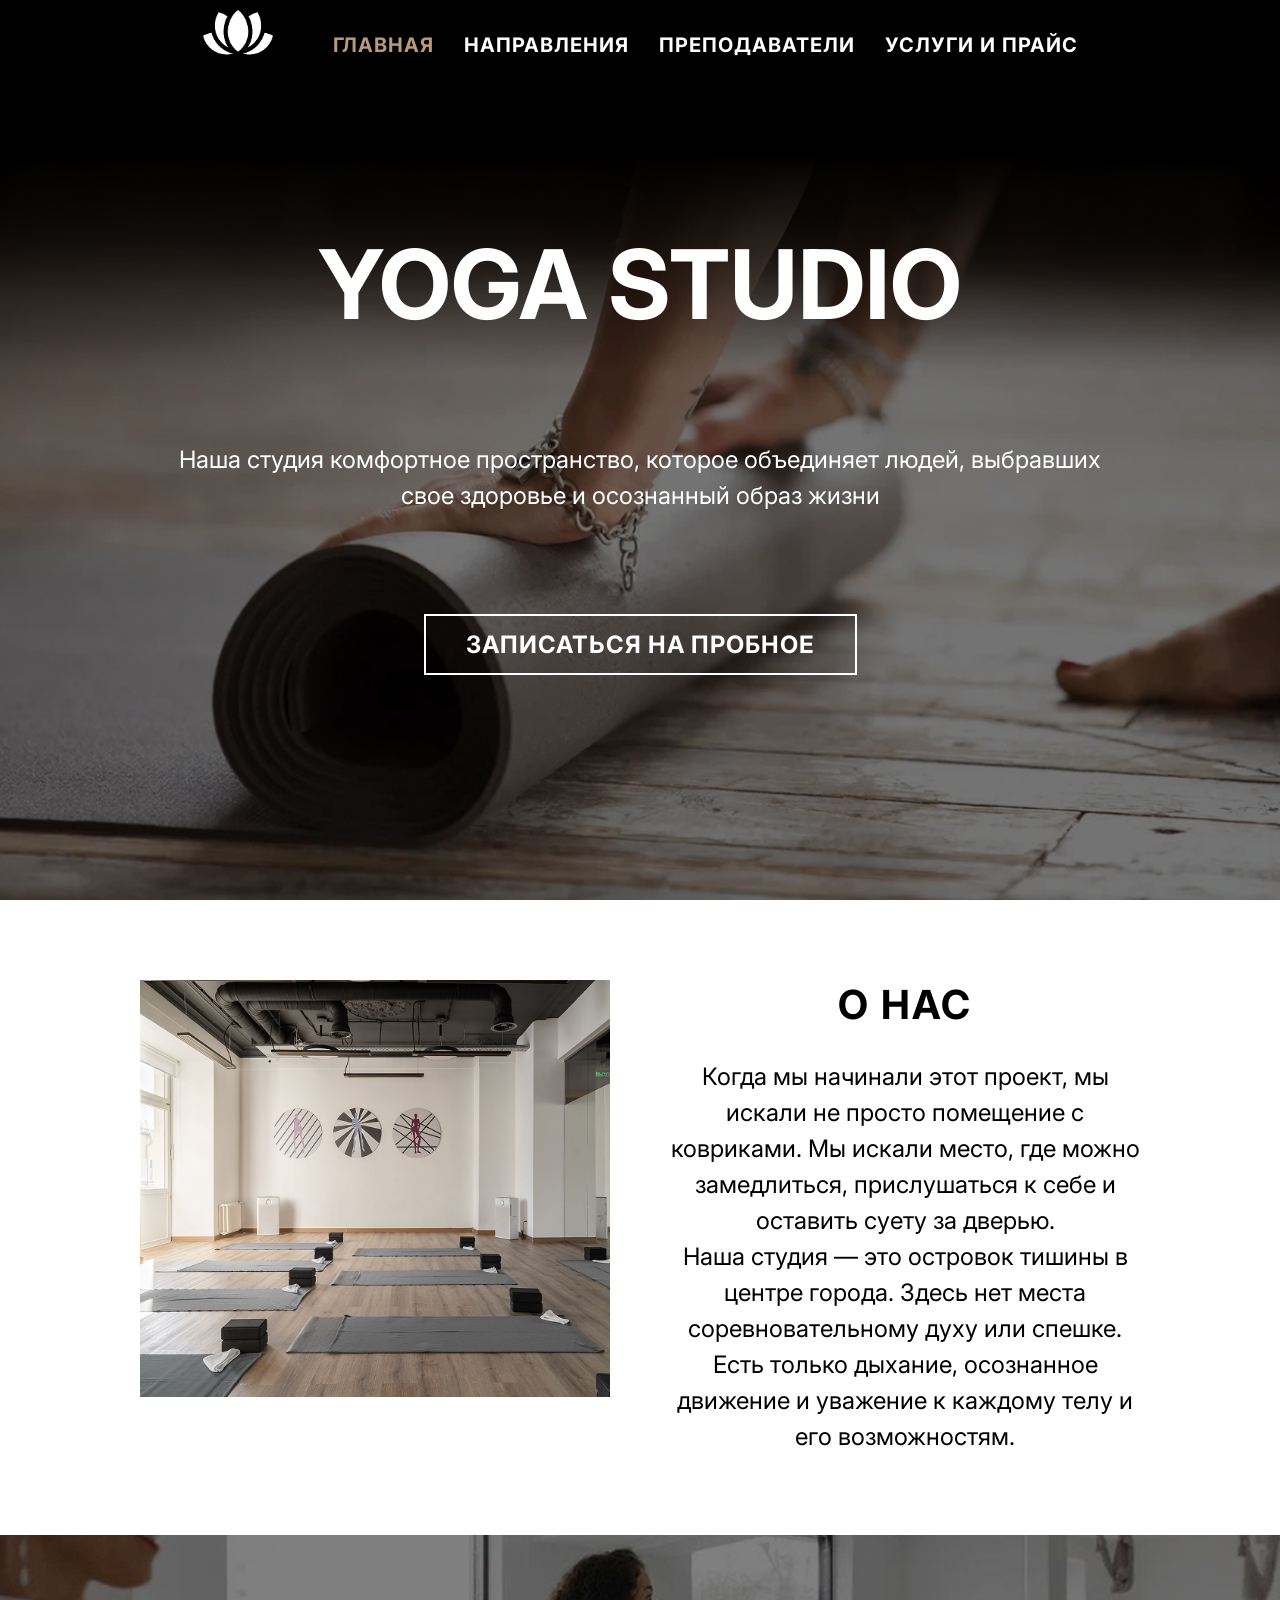
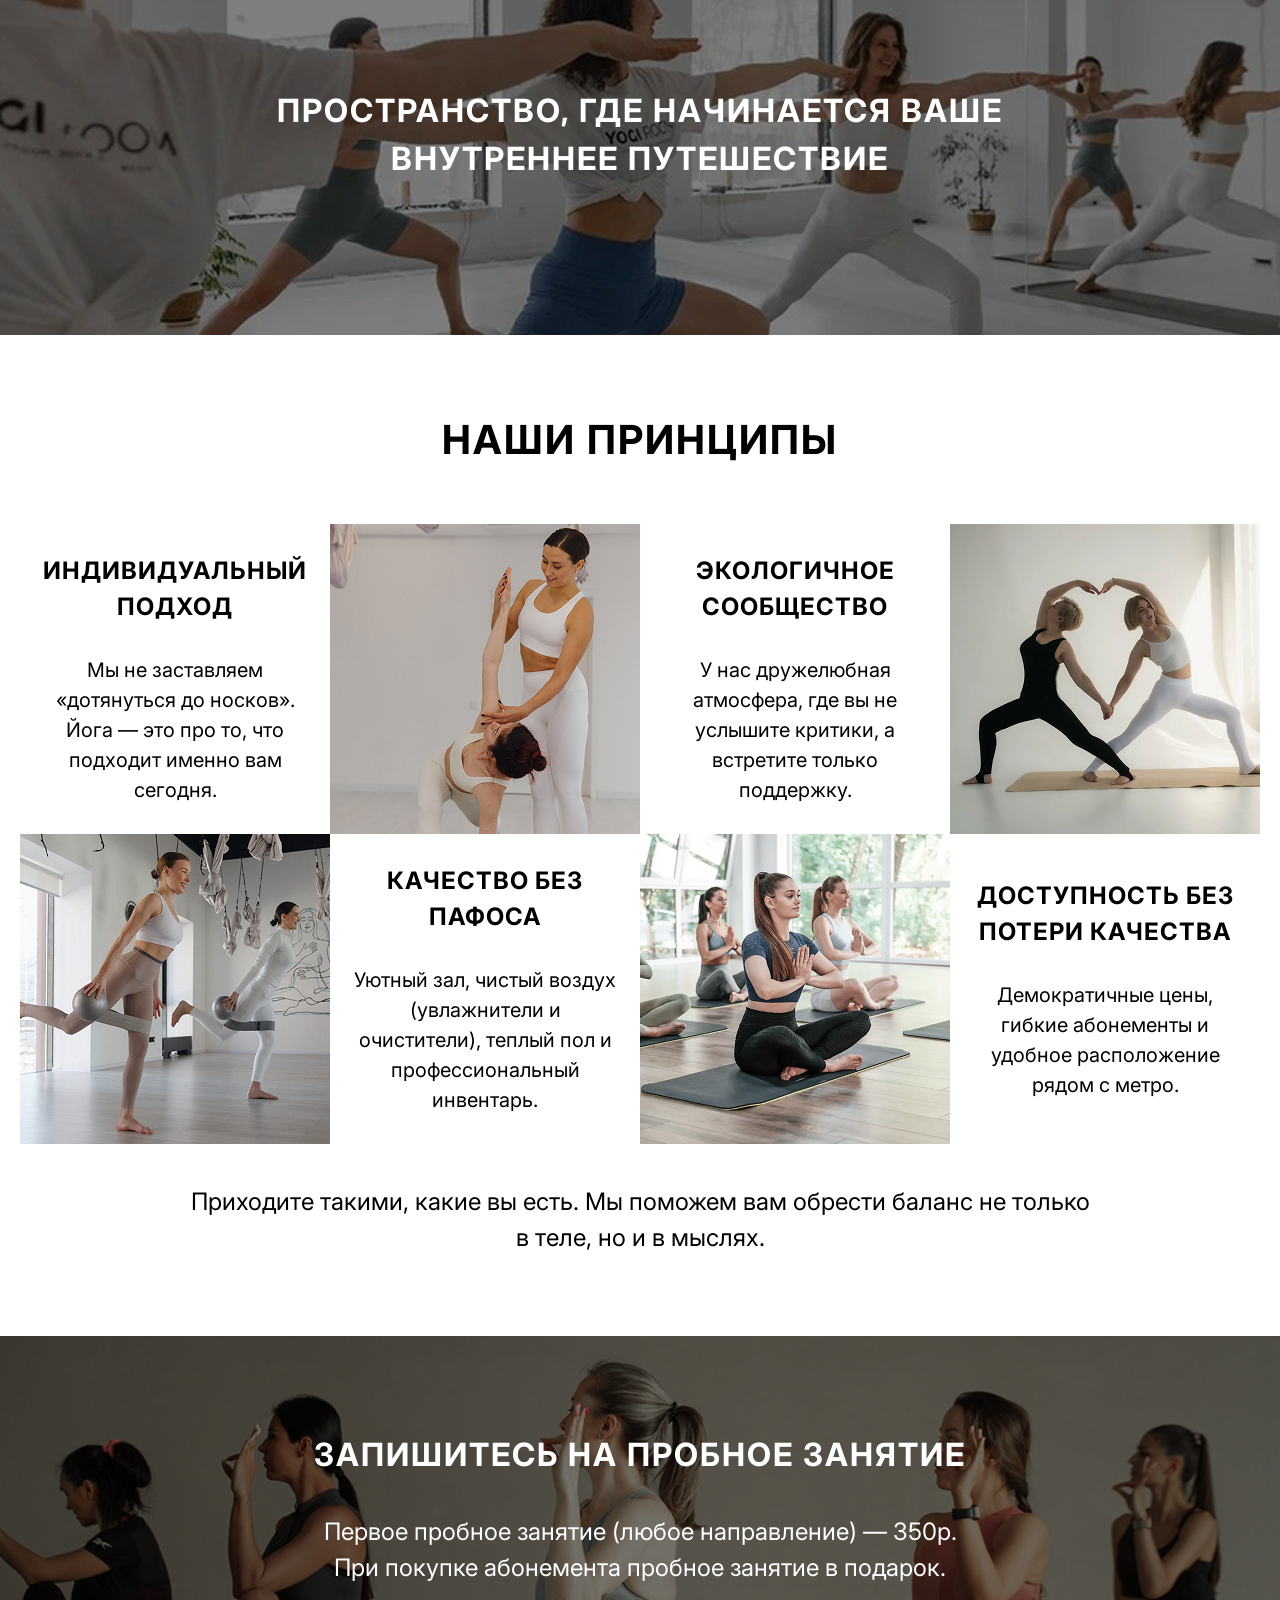
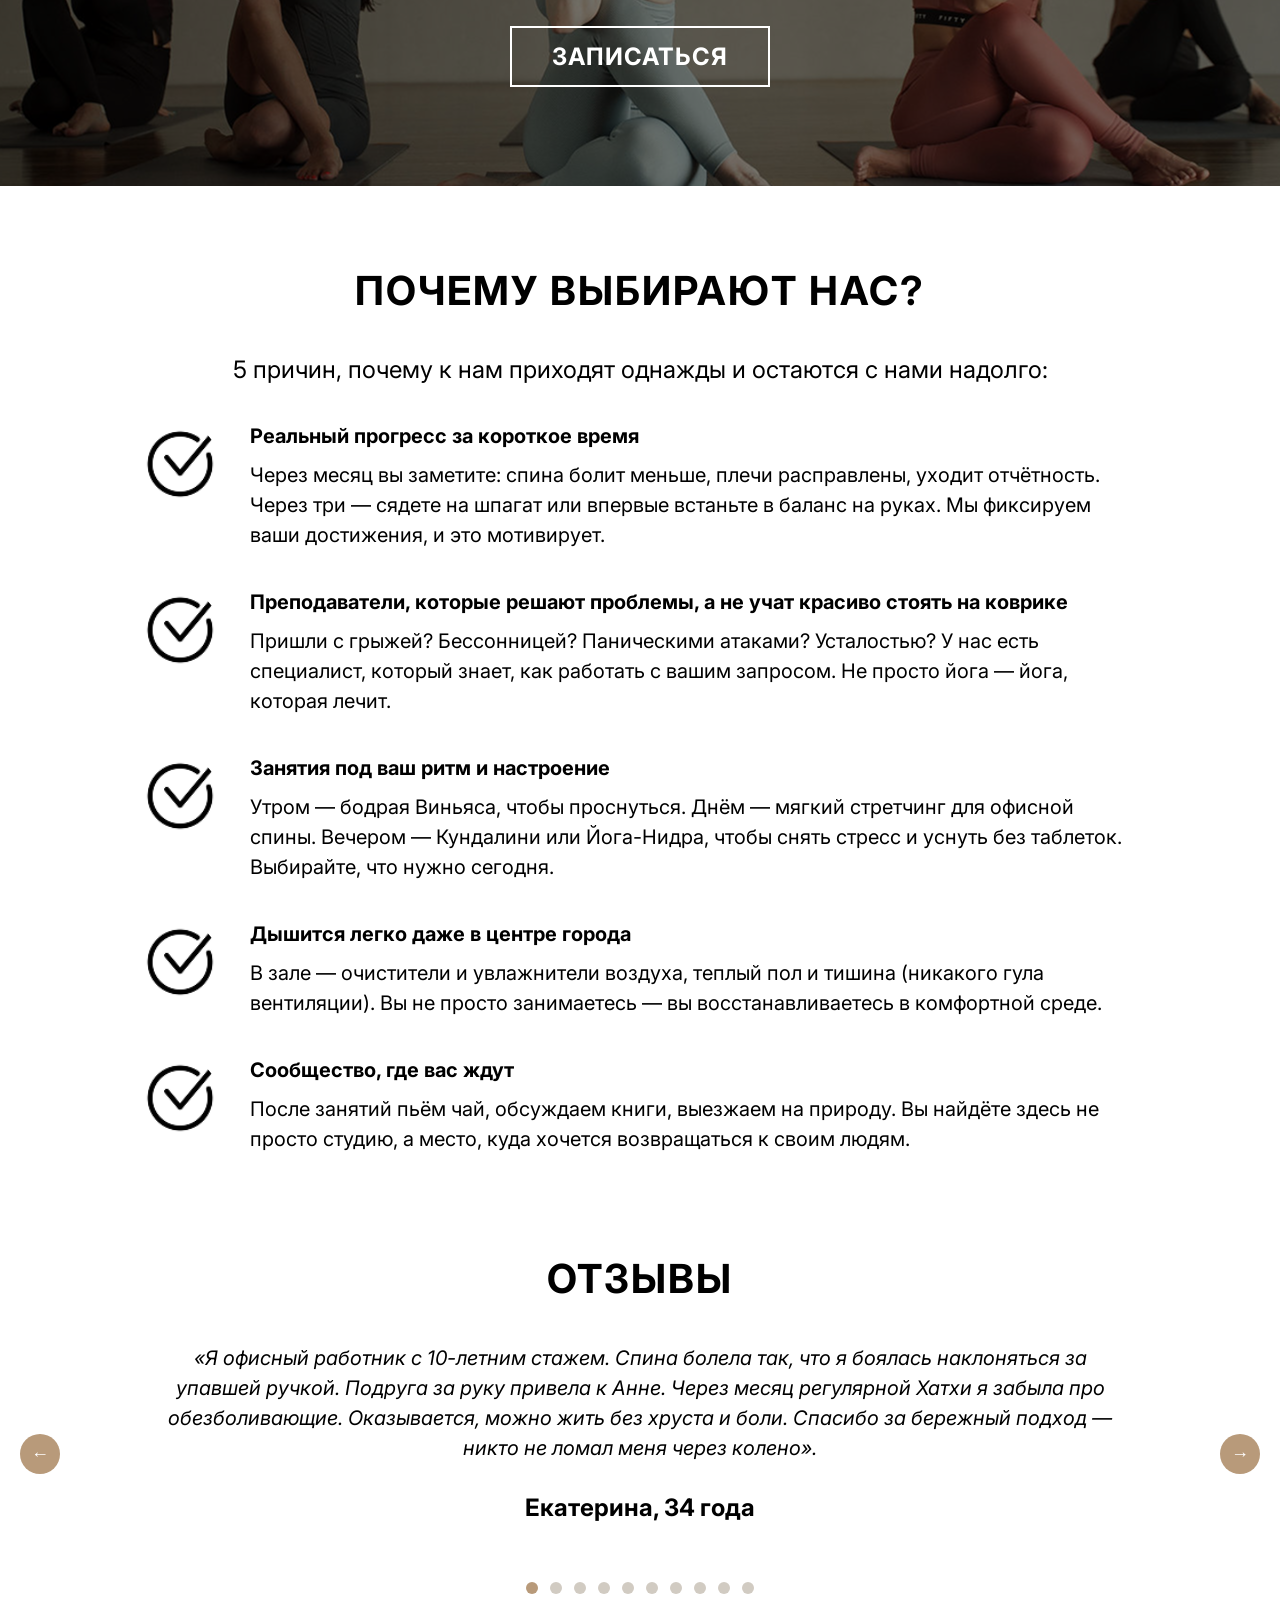
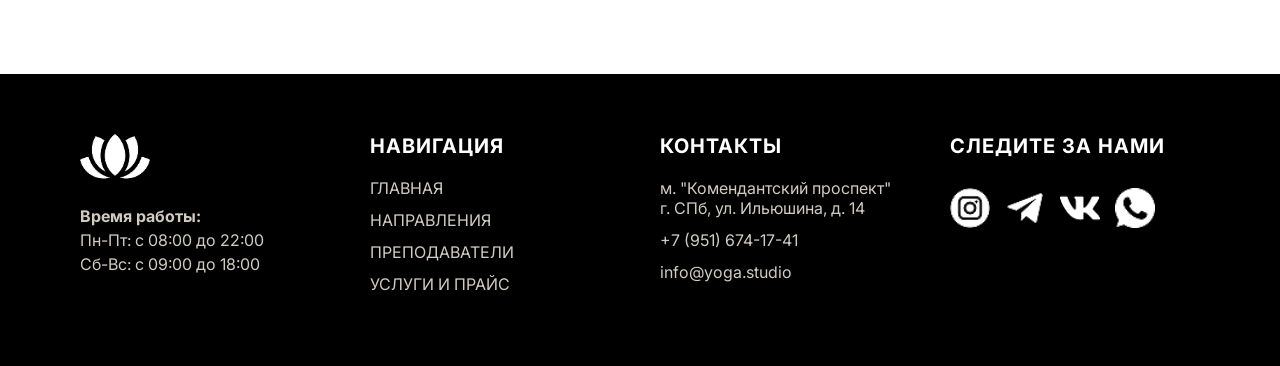
<file: index.html>
<!DOCTYPE html>
<html lang="ru">
<head>
    <meta charset="UTF-8">
    <meta name="viewport" content="width=device-width, initial-scale=1.0">
    <title>Yoga Studio</title>
    <link rel="stylesheet" href="css/style.css">
</head>
<body>

    <header class="header">
    <div class="container">
        <div class="header__inner">
            <!-- Логотип -->
            <a href="index.html" class="logo">
                <img src="images/logo.png" alt="Yoga Studio" class="logo__img">
            </a>

            <!-- Бургер-меню -->
            <button class="burger" id="burgerBtn">
                <span></span>
                <span></span>
                <span></span>
            </button>

            <!-- Навигация -->
            <nav class="nav" id="nav">
                <ul class="nav__list">
                    <li class="nav__item"><a href="index.html" class="nav__link active">ГЛАВНАЯ</a></li>
                    <li class="nav__item"><a href="directions.html" class="nav__link">НАПРАВЛЕНИЯ</a></li>
                    <li class="nav__item"><a href="teachers.html" class="nav__link">ПРЕПОДАВАТЕЛИ</a></li>
                    <li class="nav__item"><a href="services.html" class="nav__link">УСЛУГИ И ПРАЙС</a></li>
                </ul>
            </nav>
        </div>
    </div>
</header>

    <main>
         <section class="hero">
        <div class="hero__content">
            <h1 class="hero__title">YOGA STUDIO</h1>
            <p class="hero__subtitle">Наша студия комфортное пространство, которое объединяет людей, выбравших свое здоровье и осознанный образ жизни</p>
            <a href="#" class="btn btn--primary">ЗАПИСАТЬСЯ НА ПРОБНОЕ</a>
        </div>
    </section>
    <section class="about">
    <div class="container">
        <div class="about__inner">
            <div class="about__image">
                <img src="images/about.png" alt="Студия йоги">
            </div>
            <div class="about__content">
                <h2 class="section-title">О НАС</h2>
                <p class="about__text">Когда мы начинали этот проект, мы искали не просто помещение с ковриками. Мы искали место, где можно замедлиться, прислушаться к себе и оставить суету за дверью.<br>Наша студия — это островок тишины в центре города. Здесь нет места соревновательному духу или спешке. Есть только дыхание, осознанное движение и уважение к каждому телу и его возможностям.</p>
            </div>
        </div>
    </div>
</section>
<section class="banner">
    <div class="banner__content">
        <h2 class="banner__title">ПРОСТРАНСТВО, ГДЕ НАЧИНАЕТСЯ ВАШЕ ВНУТРЕННЕЕ ПУТЕШЕСТВИЕ</h2>
    </div>
</section>
<section class="principles">
    <div class="principles__container">
        <h2 class="principles__title">НАШИ ПРИНЦИПЫ</h2>
        <div class="principles__grid">
            <div class="principles__item principles__item--text">
                <div class="principles__text-box">
                    <h3 class="principles__subtitle">ИНДИВИДУАЛЬНЫЙ ПОДХОД</h3>
                    <p class="principles__desc">Мы не заставляем «дотянуться до носков». Йога — это про то, что подходит именно вам сегодня.</p>
                </div>
            </div>
            <div class="principles__item principles__item--image">
                <img src="images/principle1.png" alt="Индивидуальный подход">
            </div>
            <div class="principles__item principles__item--text">
                <div class="principles__text-box">
                    <h3 class="principles__subtitle">ЭКОЛОГИЧНОЕ СООБЩЕСТВО</h3>
                    <p class="principles__desc">У нас дружелюбная атмосфера, где вы не услышите критики, а встретите только поддержку.</p>
                </div>
            </div>
            <div class="principles__item principles__item--image">
                <img src="images/principle2.png" alt="Экологичное сообщество">
            </div>
            <div class="principles__item principles__item--image">
                <img src="images/principle3.png" alt="Качество без пафоса">
            </div>
            <div class="principles__item principles__item--text">
                <div class="principles__text-box">
                    <h3 class="principles__subtitle">КАЧЕСТВО БЕЗ ПАФОСА</h3>
                    <p class="principles__desc">Уютный зал, чистый воздух (увлажнители и очистители), теплый пол и профессиональный инвентарь.</p>
                </div>
            </div>
            <div class="principles__item principles__item--image">
                <img src="images/principle4.png" alt="Доступность без потери качества">
            </div>
            <div class="principles__item principles__item--text">
                <div class="principles__text-box">
                    <h3 class="principles__subtitle">ДОСТУПНОСТЬ БЕЗ ПОТЕРИ КАЧЕСТВА</h3>
                    <p class="principles__desc">Демократичные цены, гибкие абонементы и удобное расположение рядом с метро.</p>
                </div>
            </div>
        </div>

        <div class="principles__footer">
            <p class="principles__footer-text">Приходите такими, какие вы есть. Мы поможем вам обрести баланс не только в теле, но и в мыслях.</p>
        </div>
    </div>
</section>
<section class="trial-banner">
    <div class="trial-banner__content">
        <h2 class="trial-banner__title">ЗАПИШИТЕСЬ НА ПРОБНОЕ ЗАНЯТИЕ</h2>
        <p class="trial-banner__text">Первое пробное занятие (любое направление) — 350р.<br>При покупке абонемента пробное занятие в подарок.</p>
        <a href="#" class="btn btn--trial">ЗАПИСАТЬСЯ</a>
    </div>
</section>
<section class="why">
    <div class="container">
        <h2 class="why__title">ПОЧЕМУ ВЫБИРАЮТ НАС?</h2>
        <p class="why__subtitle">5 причин, почему к нам приходят однажды и остаются с нами надолго:</p>
        
        <div class="why__grid">
            <div class="why__item">
                <div class="why__icon">
                    <img src="images/why.png" alt="Реальный прогресс за короткое время">
                </div>
                <div class="why__content">
                    <h3 class="why__item-title">Реальный прогресс за короткое время</h3>
                    <p class="why__item-text">Через месяц вы заметите: спина болит меньше, плечи расправлены, уходит отчётность. Через три — сядете на шпагат или впервые встаньте в баланс на руках. Мы фиксируем ваши достижения, и это мотивирует.</p>
                </div>
            </div>

            <div class="why__item">
                <div class="why__icon">
                    <img src="images/why.png" alt="Преподаватели, которые решают проблемы">
                </div>
                <div class="why__content">
                    <h3 class="why__item-title">Преподаватели, которые решают проблемы, а не учат красиво стоять на коврике</h3>
                    <p class="why__item-text">Пришли с грыжей? Бессонницей? Паническими атаками? Усталостью? У нас есть специалист, который знает, как работать с вашим запросом. Не просто йога — йога, которая лечит.</p>
                </div>
            </div>

            <div class="why__item">
                <div class="why__icon">
                    <img src="images/why.png" alt="Занятия под ваш ритм и настроение">
                </div>
                <div class="why__content">
                    <h3 class="why__item-title">Занятия под ваш ритм и настроение</h3>
                    <p class="why__item-text">Утром — бодрая Виньяса, чтобы проснуться. Днём — мягкий стретчинг для офисной спины. Вечером — Кундалини или Йога-Нидра, чтобы снять стресс и уснуть без таблеток. Выбирайте, что нужно сегодня.</p>
                </div>
            </div>

            <div class="why__item">
                <div class="why__icon">
                    <img src="images/why.png" alt="Дышится легко даже в центре города">
                </div>
                <div class="why__content">
                    <h3 class="why__item-title">Дышится легко даже в центре города</h3>
                    <p class="why__item-text">В зале — очистители и увлажнители воздуха, теплый пол и тишина (никакого гула вентиляции). Вы не просто занимаетесь — вы восстанавливаетесь в комфортной среде.</p>
                </div>
            </div>

            <div class="why__item">
                <div class="why__icon">
                    <img src="images/why.png" alt="Сообщество, где вас ждут">
                </div>
                <div class="why__content">
                    <h3 class="why__item-title">Сообщество, где вас ждут</h3>
                    <p class="why__item-text">После занятий пьём чай, обсуждаем книги, выезжаем на природу. Вы найдёте здесь не просто студию, а место, куда хочется возвращаться к своим людям.</p>
                </div>
            </div>
        </div>
    </div>
</section>
<section class="reviews">
    <div class="container">
        <h2 class="reviews__title">ОТЗЫВЫ</h2>
        
        <div class="reviews__slider">
            <div class="reviews__track" id="reviewsTrack">
                <!-- Отзыв 1 -->
                <div class="reviews__slide">
                    <p class="reviews__text">«Я офисный работник с 10-летним стажем. Спина болела так, что я боялась наклоняться за упавшей ручкой. Подруга за руку привела к Анне. Через месяц регулярной Хатхи я забыла про обезболивающие. Оказывается, можно жить без хруста и боли. Спасибо за бережный подход — никто не ломал меня через колено».</p>
                    <p class="reviews__author">Екатерина, 34 года</p>
                </div>
                <!-- Отзыв 2 -->
                <div class="reviews__slide">
                    <p class="reviews__text">«Я руководитель отдела продаж, спал по 4 часа в сутки, просыпался в 3 ночи с чувством тревоги. Кундалини с Константином — последнее, на что я согласился. Скептик до мозга костей. И это сработало. Не буду врать про "просветление", но я сплю 7 часов без пробуждений второй месяц. И тревога ушла. Радж объясняет всё с точки зрения физиологии — никакой магии».</p>
                    <p class="reviews__author">Олег, 41 год</p>
                </div>
                <!-- Отзыв 3 -->
                <div class="reviews__slide">
                    <p class="reviews__text">«Мне 44 года, я мама двоих детей и никогда в жизни не садилась на шпагат. Даже в детстве не могла. Елена сказала: "Сядете, не переживайте". Я не поверила. Через 4 месяца регулярного стретчинга (2 раза в неделю) я села на продольный шпагат! Никакой боли, только мягкое расслабление. Елена — волшебница. Теперь дочка просит меня показать "мамину йогу"».</p>
                    <p class="reviews__author">Светлана, 44 года</p>
                </div>
                <!-- Отзыв 4 -->
                <div class="reviews__slide">
                    <p class="reviews__text">«Я перепробовала всё: снотворные, мелатонин, травы, психотерапию. Спала 3–4 часа в сутки с пробуждениями. Мария сказала: "Просто лягте и слушайте мой голос". В первый раз я пролежала все 40 минут с открытыми глазами — не могла отключиться. На четвёртый раз уснула на середине практики. Сейчас я сплю 6–7 часов. Снотворные больше не нужны. Мария, вы спасли мою жизнь».</p>
                    <p class="reviews__author">Надежда, 52 года</p>
                </div>
                <!-- Отзыв 5 -->
                <div class="reviews__slide">
                    <p class="reviews__text">«Я думала, йога — это медленно и скучно. Сергей доказал обратное. Его Виньяса — это реальный драйв, пульс под 140, пот градом. За 3 месяца ушло 8 кг, появились мышцы, о которых я не подозревала. При этом ни одной травмы, хотя я раньше постоянно что-то тянула на фитнесе. Серёга, ты лучший!»</p>
                    <p class="reviews__author">Дарья, 29 лет</p>
                </div>
                <!-- Отзыв 6 -->
                <div class="reviews__slide">
                    <p class="reviews__text">«Врачи сказали: операция, грыжа 8 мм. Я попросил полгода отсрочки и пошёл к Илье. Айенгар-йога с кучей кирпичей, ремней и одеял выглядела странно. Но Илья объяснил, как выравнивать позвоночник, снимать компрессию с диска. Через 5 месяцев сделал МРТ — грыжа уменьшилась до 3 мм. Операция не нужна. Я не верил, что йога может лечить, но это факт».</p>
                    <p class="reviews__author">Михаил, 47 лет</p>
                </div>
                <!-- Отзыв 7 -->
                <div class="reviews__slide">
                    <p class="reviews__text">«У меня был инсульт 2 года назад. Левая рука почти не работала, ходил с палочкой. Дочь привела к Наталье. Она не заставляла делать "как надо". Мы начинали с пальцев, сидя на стуле. Через полгода я хожу без палочки, левая рука сжимается в кулак. Наталья не просто тренер, она врач от Бога. Спасибо за терпение».</p>
                    <p class="reviews__author">Владимир, 68 лет</p>
                </div>
                <!-- Отзыв 8 -->
                <div class="reviews__slide">
                    <p class="reviews__text">«У меня панические атаки начались после ковида. 3–4 раза в неделю, в метро, в магазине, ночью. Ольга предложила дышать. Я думала, бред. Но техники, которые она дала, реально работают. Когда чувствую приближение паники, делаю дыхание Огня — через минуту отпускает. Сейчас атаки бывают раз в месяц, и я знаю, что с ними делать. Спасибо за спокойствие и поддержку».</p>
                    <p class="reviews__author">Анна, 36 лет</p>
                </div>
                <!-- Отзыв 9 -->
                <div class="reviews__slide">
                    <p class="reviews__text">«Михаил — это любовь с первой практики. Я никогда не любила спорт, но его занятия — как танец. Идёшь не потому что "надо", а потому что кайфуешь. За полгода ушёл живот, появилась гибкость, спина перестала болеть. Атмосфера на его занятиях — музыка, свет, никакого давления. Я бегу в студию после работы как на свидание. Спасибо за йогу без скуки».</p>
                    <p class="reviews__author">Марина, 31 год</p>
                </div>
                <!-- Отзыв 10 -->
                <div class="reviews__slide">
                    <p class="reviews__text">«После вторых родов я чувствовала себя мешком с картошкой. Слабость, тазовое дно как будто не моё, и ни на что нет сил. Дмитрий предложил начать с очень простых асан, без нагрузки на пресс и с акцентом на дыхание. Через 3 месяца я вернулась в джинсы на 2 размера меньше, укрепила мышцы таза наконец-то перестала мочиться, когда чихаю. Дмитрий чуткий и очень профессиональный. Муж теперь тоже ходит!»</p>
                    <p class="reviews__author">Юлия, 35 лет</p>
                </div>
            </div>
        </div>

        <button class="reviews__btn reviews__btn--prev" id="prevBtn">←</button>
        <button class="reviews__btn reviews__btn--next" id="nextBtn">→</button>
        
        <div class="reviews__dots" id="dotsContainer"></div>
    </div>
</section>

    </main>

    <footer class="footer">
        <div class="container">
             <div class="footer__inner">

    <!-- Колонка 1: Логотип + время работы -->
    <div class="footer__col">
        <a href="index.html" class="footer__logo">
            <img src="images/logo.png" alt="Yoga Studio" class="logo__img">
        </a>
        <div class="footer__hours">
            <p><strong>Время работы:</strong></p>
            <p>Пн-Пт: с 08:00 до 22:00</p>
            <p>Сб-Вс: с 09:00 до 18:00</p>
        </div>
    </div>

    <!-- Колонка 2: Навигация -->
    <div class="footer__col">
        <h4 class="footer__title">НАВИГАЦИЯ</h4>
        <ul class="footer__list">
            <li><a href="index.html">ГЛАВНАЯ</a></li>
            <li><a href="directions.html">НАПРАВЛЕНИЯ</a></li>
            <li><a href="teachers.html">ПРЕПОДАВАТЕЛИ</a></li>
            <li><a href="services.html">УСЛУГИ И ПРАЙС</a></li>
        </ul>
    </div>

    <!-- Колонка 3: Контакты -->
    <div class="footer__col">
        <h4 class="footer__title">КОНТАКТЫ</h4>
        <ul class="footer__list">
            <li>м. "Комендантский проспект"<br>г. СПб, ул. Ильюшина, д. 14</li>
            <li><a href="tel:+79516741741">+7 (951) 674-17-41</a></li>
            <li><a href="mailto:info@yoga.studio">info@yoga.studio</a></li>
        </ul>
    </div>

    <!-- Колонка 4: Соцсети -->
    <div class="footer__col">
        <h4 class="footer__title">СЛЕДИТЕ ЗА НАМИ</h4>
        <div class="footer__social">
            <a href="#" class="footer__social-link">
                <img src="images/instagram.png" alt="Instagram">
            </a>
            <a href="#" class="footer__social-link">
                <img src="images/telegram.png" alt="Telegram">
            </a>
            <a href="#" class="footer__social-link">
                <img src="images/vk.png" alt="VK">
            </a>
            <a href="#" class="footer__social-link">
                <img src="images/whatsapp.png" alt="WhatsApp">
            </a>
        </div>
    </div>
</div>
        </div>
    </footer>
<div class="modal-overlay" id="modalOverlay"></div>

<!-- Модальное окно -->
<div class="modal" id="modal">
    <button class="modal__close" id="modalClose">×</button>
    <h2 class="modal__title">ЗАПИСАТЬСЯ НА БЕСПЛАТНОЕ ПРОБНОЕ ЗАНЯТИЕ</h2>
    <p class="modal__subtitle">Заполните форму ниже и мы свяжемся с вами в ближайшее время</p>
    
    <form class="modal__form" id="modalForm">
        <input type="text" class="modal__input" placeholder="Введите имя" id="modalName" required>
        <input type="tel" class="modal__input" placeholder="+7 (000) 000-00-00" id="modalPhone" required>
        
        <label class="modal__checkbox">
            <input type="checkbox" id="modalAgree" required>
            <span>Я согласен(на) на обработку персональных данных.</span>
        </label>
        
        <button type="submit" class="modal__submit">ОТПРАВИТЬ</button>
    </form>
</div>
    <script src="js/index.js"></script>
</body>
</html>
</file>
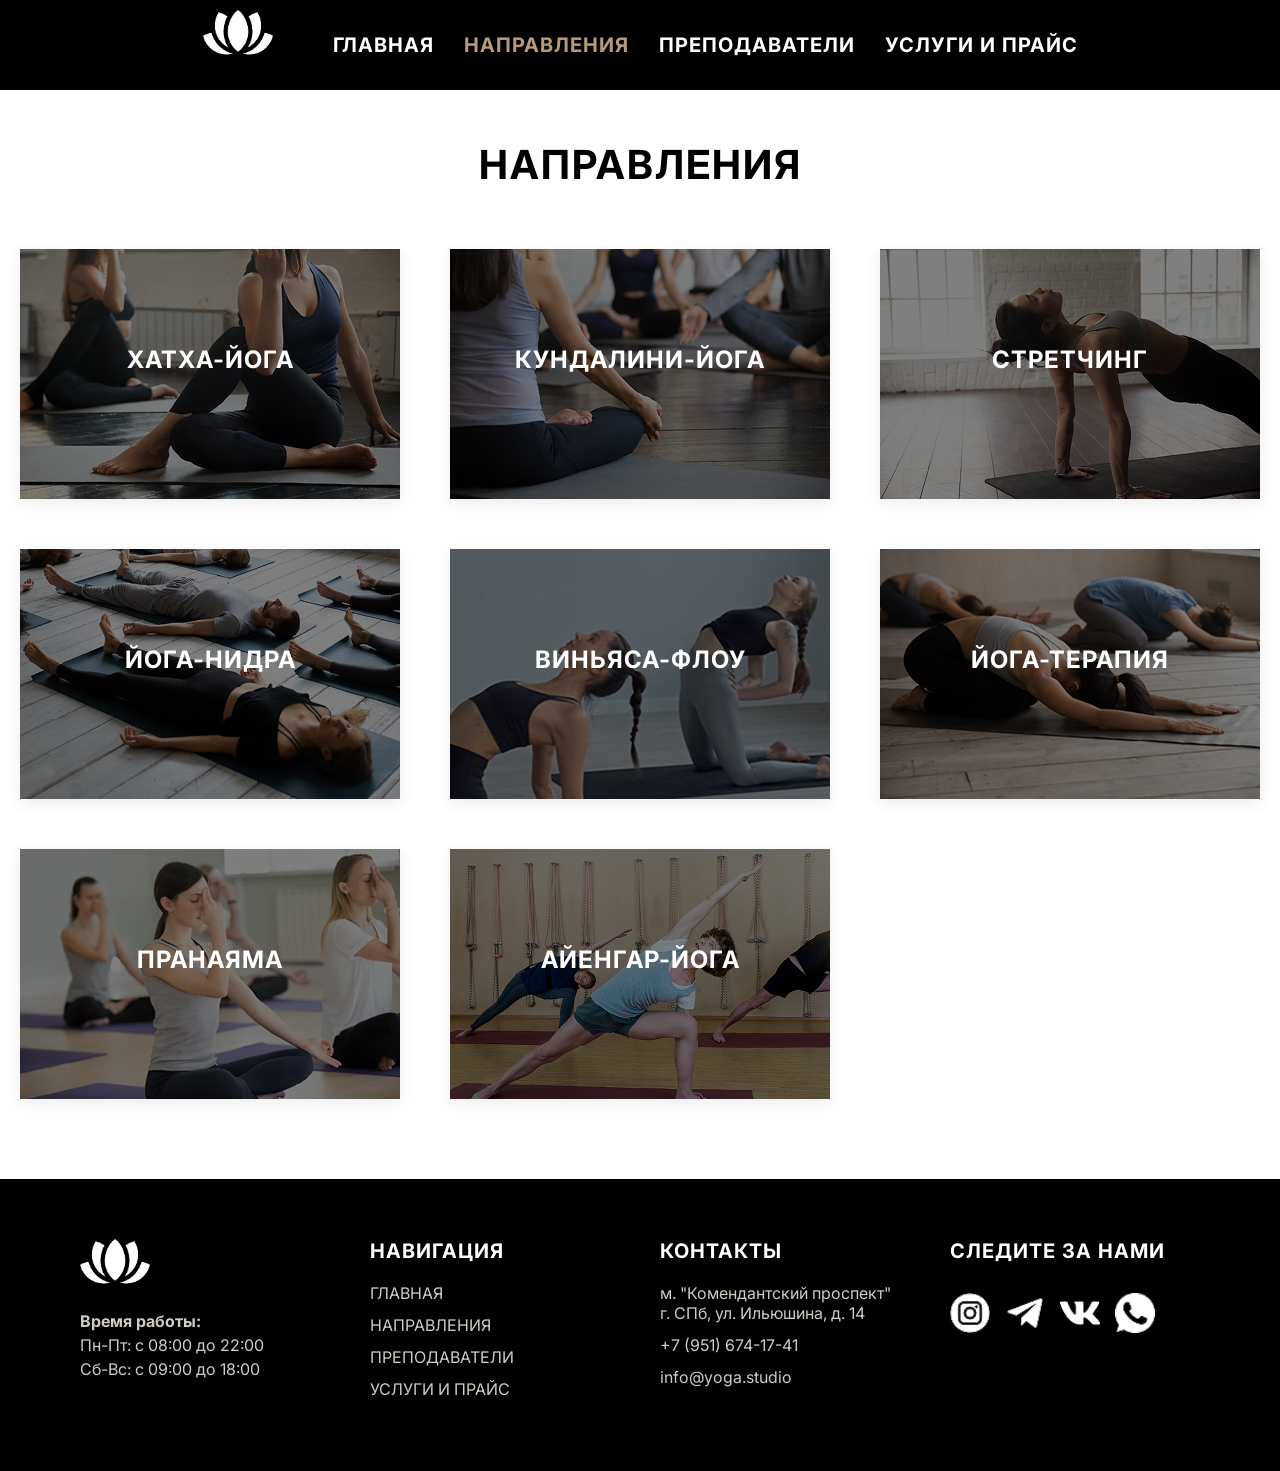
<file: directions.html>
<!DOCTYPE html>
<html lang="ru">
<head>
    <meta charset="UTF-8">
    <meta name="viewport" content="width=device-width, initial-scale=1.0">
    <title>Yoga Studio - Направления</title>
    <link rel="stylesheet" href="css/style.css">
</head>
<body>

    <header class="header">
    <div class="container">
        <div class="header__inner">
            <!-- Логотип -->
            <a href="index.html" class="logo">
                <img src="images/logo.png" alt="Yoga Studio" class="logo__img">
            </a>

            <!-- Бургер-меню -->
            <button class="burger" id="burgerBtn">
                <span></span>
                <span></span>
                <span></span>
            </button>

            <!-- Навигация -->
            <nav class="nav" id="nav">
                <ul class="nav__list">
                    <li class="nav__item"><a href="index.html" class="nav__link">ГЛАВНАЯ</a></li>
                    <li class="nav__item"><a href="directions.html" class="nav__link active">НАПРАВЛЕНИЯ</a></li>
                    <li class="nav__item"><a href="teachers.html" class="nav__link">ПРЕПОДАВАТЕЛИ</a></li>
                    <li class="nav__item"><a href="services.html" class="nav__link">УСЛУГИ И ПРАЙС</a></li>
                </ul>
            </nav>
        </div>
    </div>
</header>

    <main>
         <section class="directions-page">
    <div class="container">
        <h1 class="directions-page__title">НАПРАВЛЕНИЯ</h1>
        
        <div class="directions__grid">
            <!-- Карточка 1 -->
            <div class="direction-card" data-modal="modal1">
                <div class="direction-card__image">
                    <img src="images/direction1.png" alt="Хатха-йога">
                    <div class="direction-card__overlay">
                        <h3 class="direction-card__title">ХАТХА-ЙОГА</h3>
                        <span class="direction-card__link">Подробнее</span>
                    </div>
                </div>
            </div>

            <!-- Карточка 2 -->
            <div class="direction-card" data-modal="modal2">
                <div class="direction-card__image">
                    <img src="images/direction2.png" alt="Кундалини-йога">
                    <div class="direction-card__overlay">
                        <h3 class="direction-card__title">КУНДАЛИНИ-ЙОГА</h3>
                        <span class="direction-card__link">Подробнее</span>
                    </div>
                </div>
            </div>

            <!-- Карточка 3 -->
            <div class="direction-card" data-modal="modal3">
                <div class="direction-card__image">
                    <img src="images/direction3.png" alt="Стретчинг">
                    <div class="direction-card__overlay">
                        <h3 class="direction-card__title">СТРЕТЧИНГ</h3>
                        <span class="direction-card__link">Подробнее</span>
                    </div>
                </div>
            </div>

            <!-- Карточка 4 -->
            <div class="direction-card" data-modal="modal4">
                <div class="direction-card__image">
                    <img src="images/direction4.png" alt="Йога-нидра">
                    <div class="direction-card__overlay">
                        <h3 class="direction-card__title">ЙОГА-НИДРА</h3>
                        <span class="direction-card__link">Подробнее</span>
                    </div>
                </div>
            </div>

            <!-- Карточка 5 -->
            <div class="direction-card" data-modal="modal5">
                <div class="direction-card__image">
                    <img src="images/direction5.png" alt="Виньяса-флоу">
                    <div class="direction-card__overlay">
                        <h3 class="direction-card__title">ВИНЬЯСА-ФЛОУ</h3>
                        <span class="direction-card__link">Подробнее</span>
                    </div>
                </div>
            </div>

            <!-- Карточка 6 -->
            <div class="direction-card" data-modal="modal6">
                <div class="direction-card__image">
                    <img src="images/direction6.png" alt="Йога-терапия">
                    <div class="direction-card__overlay">
                        <h3 class="direction-card__title">ЙОГА-ТЕРАПИЯ</h3>
                        <span class="direction-card__link">Подробнее</span>
                    </div>
                </div>
            </div>

            <!-- Карточка 7 -->
            <div class="direction-card" data-modal="modal7">
                <div class="direction-card__image">
                    <img src="images/direction7.png" alt="Пранаяма">
                    <div class="direction-card__overlay">
                        <h3 class="direction-card__title">ПРАНАЯМА</h3>
                        <span class="direction-card__link">Подробнее</span>
                    </div>
                </div>
            </div>

            <!-- Карточка 8 -->
            <div class="direction-card" data-modal="modal8">
                <div class="direction-card__image">
                    <img src="images/direction8.png" alt="Айенгар-йога">
                    <div class="direction-card__overlay">
                        <h3 class="direction-card__title">АЙЕНГАР-ЙОГА</h3>
                        <span class="direction-card__link">Подробнее</span>
                    </div>
                </div>
            </div>
        </div>
    </div>
</section>
        </main>

    <footer class="footer">
        <div class="container">
             <div class="footer__inner">

    <!-- Колонка 1: Логотип + время работы -->
    <div class="footer__col">
        <a href="index.html" class="footer__logo">
            <img src="images/logo.png" alt="Yoga Studio" class="logo__img">
        </a>
        <div class="footer__hours">
            <p><strong>Время работы:</strong></p>
            <p>Пн-Пт: с 08:00 до 22:00</p>
            <p>Сб-Вс: с 09:00 до 18:00</p>
        </div>
    </div>

    <!-- Колонка 2: Навигация -->
    <div class="footer__col">
        <h4 class="footer__title">НАВИГАЦИЯ</h4>
        <ul class="footer__list">
            <li><a href="index.html">ГЛАВНАЯ</a></li>
            <li><a href="directions.html">НАПРАВЛЕНИЯ</a></li>
            <li><a href="teachers.html">ПРЕПОДАВАТЕЛИ</a></li>
            <li><a href="services.html">УСЛУГИ И ПРАЙС</a></li>
        </ul>
    </div>

    <!-- Колонка 3: Контакты -->
    <div class="footer__col">
        <h4 class="footer__title">КОНТАКТЫ</h4>
        <ul class="footer__list">
            <li>м. "Комендантский проспект"<br>г. СПб, ул. Ильюшина, д. 14</li>
            <li><a href="tel:+79516741741">+7 (951) 674-17-41</a></li>
            <li><a href="mailto:info@yoga.studio">info@yoga.studio</a></li>
        </ul>
    </div>

    <!-- Колонка 4: Соцсети -->
    <div class="footer__col">
        <h4 class="footer__title">СЛЕДИТЕ ЗА НАМИ</h4>
        <div class="footer__social">
            <a href="#" class="footer__social-link">
                <img src="images/instagram.png" alt="Instagram">
            </a>
            <a href="#" class="footer__social-link">
                <img src="images/telegram.png" alt="Telegram">
            </a>
            <a href="#" class="footer__social-link">
                <img src="images/vk.png" alt="VK">
            </a>
            <a href="#" class="footer__social-link">
                <img src="images/whatsapp.png" alt="WhatsApp">
            </a>
        </div>
    </div>
</div>
        </div>
    </footer>

    <!-- Модальные окна для направлений -->
<!-- Окно 1: Хатха-йога -->
<div class="direction-modal" id="modal1">
    <div class="direction-modal__content">
        <button class="direction-modal__close" data-close="modal1">×</button>
        <h2 class="direction-modal__title">ХАТХА-ЙОГА</h2>
        <p class="direction-modal__text">Это фундаментальное направление, с которого стоит начать, если вы ищете баланс между силой и спокойствием. В Хатхе мы работаем медленно и осознанно: держим позы (асаны), соединяем их с дыханием (пранаямой) и учимся расслабляться там, где обычно зажаты (шея, поясница, плечи)</p>
        <p class="direction-modal__text">Эффект: Уходит боль в спине, улучшается осанка, ускоряется метаболизм, а мысли перестают хаотично прыгать.</p>
        <p class="direction-modal__text">Кому: Новичкам (идеальный старт), офисным работникам, тем, кто давно не тренировался и хочет «вспомнить тело».</p>
    </div>
</div>

<!-- Окно 2: Кундалини-йога -->
<div class="direction-modal" id="modal2">
    <div class="direction-modal__content">
        <button class="direction-modal__close" data-close="modal2">×</button>
        <h2 class="direction-modal__title">КУНДАЛИНИ-ЙОГА</h2>
        <p class="direction-modal__text">Это не про растяжку. Это про энергию. Здесь вместо длительных статических поз — короткие, мощные динамические упражнения (крийи), пение мантр (на английском/русском), дыхание «Огненное» (капалабхати) и глубокие медитации.</p>
        <p class="direction-modal__text">Эффект: За 60 минут вы как будто «перезагружаете» мозг. Уходят тревожность, апатия и усталость. Появляется ясность, внутренний стержень и чувство, что жизнь снова в ваших руках.</p>
        <p class="direction-modal__text">Кому: Тем, у кого выгорание, хаос в голове, бессонница, или кто чувствует, что «застрял» в рутине.</p>
    </div>
</div>

<!-- Окно 3: Стретчинг -->
<div class="direction-modal" id="modal3">
    <div class="direction-modal__content">
        <button class="direction-modal__close" data-close="modal3">×</button>
        <h2 class="direction-modal__title">СТРЕТЧИНГ</h2>
        <p class="direction-modal__text">Мы против насилия над телом. Наш стретчинг — это мягкое, но эффективное вытяжение мышц через расслабление и правильное дыхание (техника PNF, статическая растяжка). Вы не будете терпеть резкую боль, а будете шаг за шагом открывать суставы и снимать мышечные блоки.</p>
        <p class="direction-modal__text">Эффект: Походка становится легче, отеки уходят, перестают хрустеть колени и шея. Тело — послушным и гибким. Отличная профилактика варикоза.</p>
        <p class="direction-modal__text">Кому: Всем! Тем, кто бегает/качается (ускоряет восстановление), тем, кто сидит 8 часов за ноутбуком (снимает зажим таза), девушкам, мечтающим о шпагате (и получите его безопасно).</p>
    </div>
</div>

<!-- Окно 4: Йога-нидра -->
<div class="direction-modal" id="modal4">
    <div class="direction-modal__content">
        <button class="direction-modal__close" data-close="modal4">×</button>
        <h2 class="direction-modal__title">ЙОГА-НИДРА</h2>
        <p class="direction-modal__text">Это «йога сна», где вы лежите (в шавасане) и ничего не делаете. Преподаватель голосом ведет вас в состояние между бодрствованием и сном, где мозг перестает шуметь, а тело восстанавливается за 30 минут так, как за 3 часа обычного сна.</p>
        <p class="direction-modal__text">Эффект: Снимает глубочайший стресс, нормализует давление, убирает мигрени, учит быстро засыпать. После практики вы чувствуете себя так, будто проспали 10 часов.</p>
        <p class="direction-modal__text">Кому: Мамам в декрете, топ-менеджерам, тревожным людям, тем, у кого хроническая усталость или бессонница (даже многолетняя).</p>
    </div>
</div>

<!-- Окно 5: Виньяса-флоу -->
<div class="direction-modal" id="modal5">
    <div class="direction-modal__content">
        <button class="direction-modal__close" data-close="modal5">×</button>
        <h2 class="direction-modal__title">ВИНЬЯСА-ФЛОУ</h2>
        <p class="direction-modal__text">Это динамичная практика, где каждое движение синхронизировано с дыханием. Нет длительных статических поз — есть непрерывный поток (флоу), который разгоняет кровь, заставляет потеть и держит пульс на уровне кардиотренировки.</p>
        <p class="direction-modal__text">Эффект: Сжигание жира, укрепление мышц кора, развитие выносливости и координации. Тело подтягивается, появляется лёгкость и энергия на весь день.</p>
        <p class="direction-modal__text">Кому: Тем, кому скучно в статике. Кто хочет похудеть, развить выносливость и силу. Кто любит попотеть и «реально устать после тренировки».
</p>
    </div>
</div>

<!-- Окно 6: Йога-терапия -->
<div class="direction-modal" id="modal6">
    <div class="direction-modal__content">
        <button class="direction-modal__close" data-close="modal6">×</button>
        <h2 class="direction-modal__title">ЙОГА-ТЕРАПИЯ</h2>
        <p class="direction-modal__text">Это работа с опорами (стулья, валики, ремни, болстеры, одеяла) и максимально бережным подходом. Асаны упрощены, держатся недолго и всегда есть альтернатива. Никакой боли «через не могу» — только безопасное движение в комфортной амплитуде.</p>
        <p class="direction-modal__text">Эффект: Снижение боли в суставах и спине, улучшение подвижности, восстановление после травм и операций. Тело учится двигаться без страха и дискомфорта.</p>
        <p class="direction-modal__text">Кому: Пожилым людям, после травм и операций, при остеохондрозе, артрите, артрозе, сколиозе, грыжах. Для тех, кому обычная йога противопоказана.</p>
    </div>
</div>

<!-- Окно 7: Пранаяма -->
<div class="direction-modal" id="modal7">
    <div class="direction-modal__content">
        <button class="direction-modal__close" data-close="modal7">×</button>
        <h2 class="direction-modal__title">ПРАНАЯМА</h2>
        <p class="direction-modal__text">Час без асан. Только вы, ваше дыхание и полная тишина (или голос преподавателя). Мы учимся управлять дыханием: успокаивать нервную систему, насыщать мозг кислородом, возвращать себе спокойствие за 10 минут в любой ситуации.</p>
        <p class="direction-modal__text">Эффект: Снижение тревоги и панических атак, нормализация давления, улучшение концентрации и памяти. Вы перестаёте «накручивать» себя и учитесь быть в моменте здесь и сейчас.</p>
        <p class="direction-modal__text">Кому: При тревоге, панических атаках, высоком давлении. Для продвинутых практиков и для новичков, которые хотят научиться дышать правильно.</p>
    </div>
</div>

<!-- Окно 8: Айенгар-йога -->
<div class="direction-modal" id="modal8">
    <div class="direction-modal__content">
        <button class="direction-modal__close" data-close="modal8">×</button>
        <h2 class="direction-modal__title">АЙЕНГАР-ЙОГА</h2>
        <p class="direction-modal__text">Это максимально точная, выверенная практика с большим количеством вспомагательных материалов (кирпичи, ремни, одеяла, стулья, валики). Асаны держатся долго, каждое положение выстраивается до миллиметра с учётом анатомии. Никакой спешки — только качество.</p>
        <p class="direction-modal__text">Эффект: Идеальная осанка, уходит боль в спине и суставах, выравнивается таз и позвоночник. Вы начинаете чувствовать своё тело и понимать, где зажаты, а где перерастянуты.</p>
        <p class="direction-modal__text">Кому: Для людей с травмами, проблемной спиной, сколиозом, грыжами. Для новичков — идеальный старт, потому что вас научат делать всё правильно с первого раза. Для перфекционистов, которым важна идеальная техника.</p>
    </div>
</div>
    <script src="js/directions.js"></script>
</body>
</html>
</file>
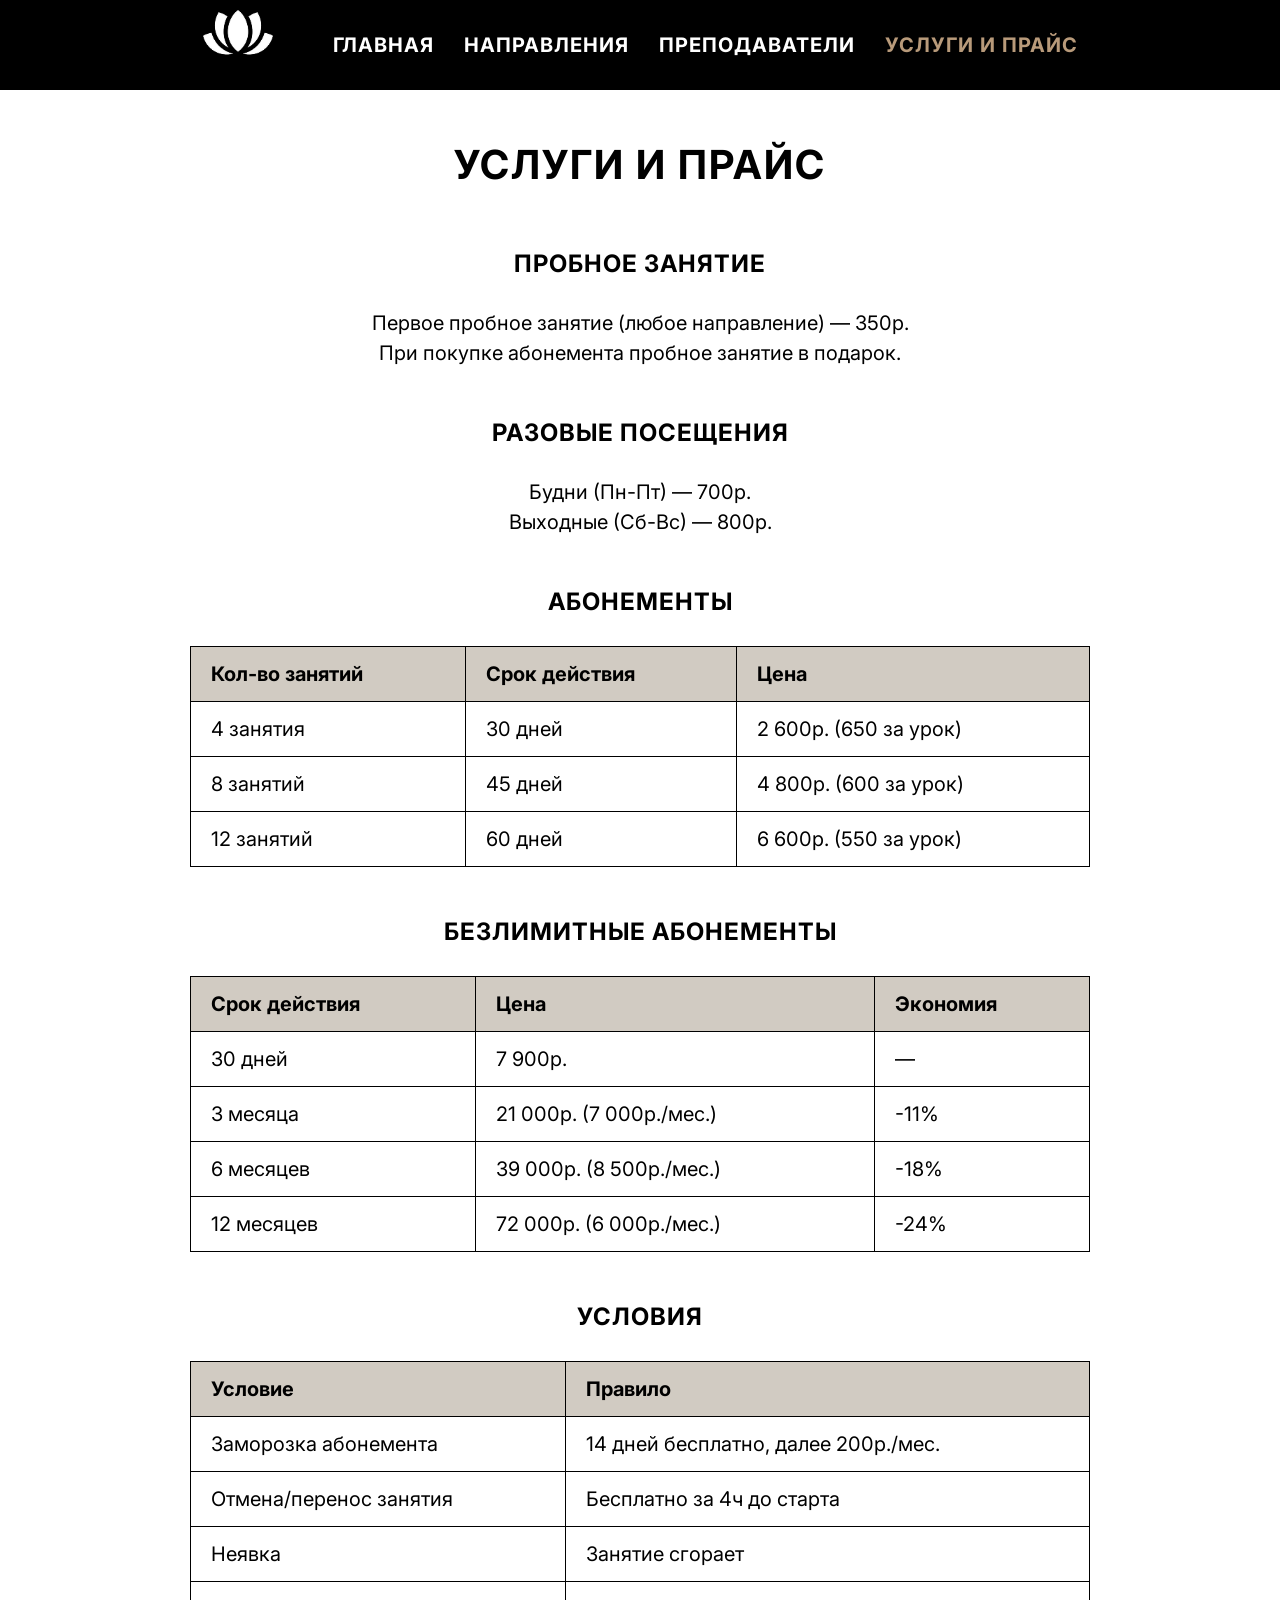
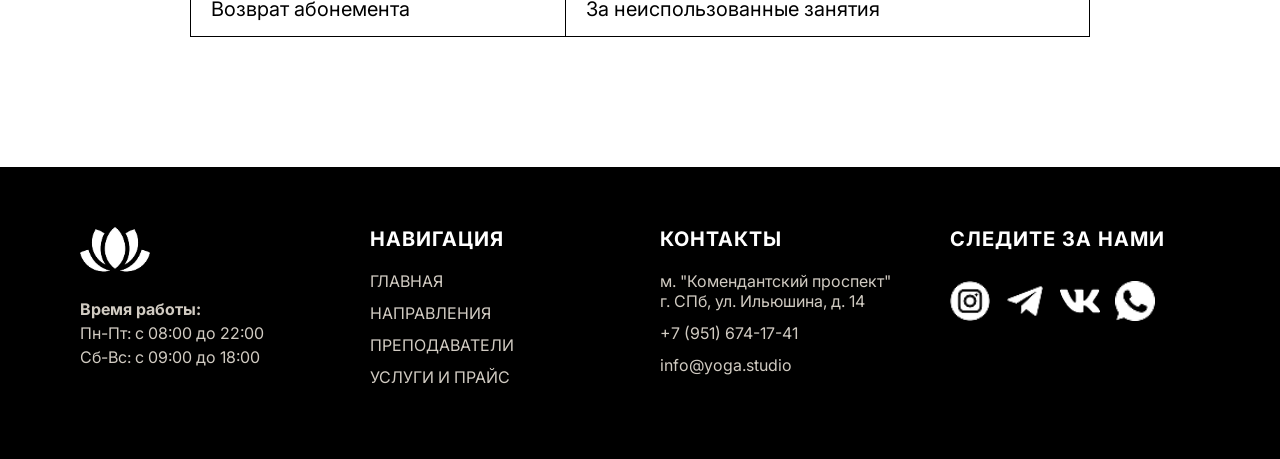
<file: services.html>
<!DOCTYPE html>
<html lang="ru">
<head>
    <meta charset="UTF-8">
    <meta name="viewport" content="width=device-width, initial-scale=1.0">
    <title>Yoga Studio - Услуги и прайс</title>
    <link rel="stylesheet" href="css/style.css">
</head>
<body>
    <header class="header">
    <div class="container">
        <div class="header__inner">
            <!-- Логотип -->
            <a href="index.html" class="logo">
                <img src="images/logo.png" alt="Yoga Studio" class="logo__img">
            </a>

            <!-- Бургер-меню -->
            <button class="burger" id="burgerBtn">
                <span></span>
                <span></span>
                <span></span>
            </button>

            <!-- Навигация -->
            <nav class="nav" id="nav">
                <ul class="nav__list">
                    <li class="nav__item"><a href="index.html" class="nav__link">ГЛАВНАЯ</a></li>
                    <li class="nav__item"><a href="directions.html" class="nav__link">НАПРАВЛЕНИЯ</a></li>
                    <li class="nav__item"><a href="teachers.html" class="nav__link">ПРЕПОДАВАТЕЛИ</a></li>
                    <li class="nav__item"><a href="services.html" class="nav__link active">УСЛУГИ И ПРАЙС</a></li>
                </ul>
            </nav>
        </div>
    </div>
</header>
    <main>
         <section class="services-page">
    <div class="container">
        <h1 class="services-page__title">УСЛУГИ И ПРАЙС</h1>

        <!-- Пробное занятие -->
        <div class="services-page__item">
            <h2 class="services-page__subtitle">ПРОБНОЕ ЗАНЯТИЕ</h2>
            <p class="services-page__text">Первое пробное занятие (любое направление) — 350р.<br>При покупке абонемента пробное занятие в подарок.</p>
        </div>

        <!-- Разовые посещения -->
        <div class="services-page__item">
            <h2 class="services-page__subtitle">РАЗОВЫЕ ПОСЕЩЕНИЯ</h2>
            <p class="services-page__text">Будни (Пн-Пт) — 700р.<br>Выходные (Сб-Вс) — 800р.</p>
        </div>

        <!-- Абонементы -->
        <div class="services-page__item">
            <h2 class="services-page__subtitle">АБОНЕМЕНТЫ</h2>
            <table class="services-page__table">
                <thead>
                    <tr>
                        <th>Кол-во занятий</th>
                        <th>Срок действия</th>
                        <th>Цена</th>
                    </tr>
                </thead>
                <tbody>
                    <tr>
                        <td>4 занятия</td>
                        <td>30 дней</td>
                        <td>2 600р. (650 за урок)</td>
                    </tr>
                    <tr>
                        <td>8 занятий</td>
                        <td>45 дней</td>
                        <td>4 800р. (600 за урок)</td>
                    </tr>
                    <tr>
                        <td>12 занятий</td>
                        <td>60 дней</td>
                        <td>6 600р. (550 за урок)</td>
                    </tr>
                </tbody>
            </table>
        </div>

        <!-- Безлимитные абонементы -->
        <div class="services-page__item">
            <h2 class="services-page__subtitle">БЕЗЛИМИТНЫЕ АБОНЕМЕНТЫ</h2>
            <table class="services-page__table">
                <thead>
                    <tr>
                        <th>Срок действия</th>
                        <th>Цена</th>
                        <th>Экономия</th>
                    </tr>
                </thead>
                <tbody>
                    <tr>
                        <td>30 дней</td>
                        <td>7 900р.</td>
                        <td>—</td>
                    </tr>
                    <tr>
                        <td>3 месяца</td>
                        <td>21 000р. (7 000р./мес.)</td>
                        <td>-11%</td>
                    </tr>
                    <tr>
                        <td>6 месяцев</td>
                        <td>39 000р. (8 500р./мес.)</td>
                        <td>-18%</td>
                    </tr>
                    <tr>
                        <td>12 месяцев</td>
                        <td>72 000р. (6 000р./мес.)</td>
                        <td>-24%</td>
                    </tr>
                </tbody>
            </table>
        </div>

        <!-- Условия -->
        <div class="services-page__item">
            <h2 class="services-page__subtitle">УСЛОВИЯ</h2>
            <table class="services-page__table">
                <thead>
                    <tr>
                        <th>Условие</th>
                        <th>Правило</th>
                    </tr>
                </thead>
                <tbody>
                    <tr>
                        <td>Заморозка абонемента</td>
                        <td>14 дней бесплатно, далее 200р./мес.</td>
                    </tr>
                    <tr>
                        <td>Отмена/перенос занятия</td>
                        <td>Бесплатно за 4ч до старта</td>
                    </tr>
                    <tr>
                        <td>Неявка</td>
                        <td>Занятие сгорает</td>
                    </tr>
                    <tr>
                        <td>Возврат абонемента</td>
                        <td>За неиспользованные занятия</td>
                    </tr>
                </tbody>
            </table>
        </div>
    </div>
</section>
    </main>
    <footer class="footer">
        <div class="container">
             <div class="footer__inner">

    <!-- Колонка 1: Логотип + время работы -->
    <div class="footer__col">
        <a href="index.html" class="footer__logo">
            <img src="images/logo.png" alt="Yoga Studio" class="logo__img">
        </a>
        <div class="footer__hours">
            <p><strong>Время работы:</strong></p>
            <p>Пн-Пт: с 08:00 до 22:00</p>
            <p>Сб-Вс: с 09:00 до 18:00</p>
        </div>
    </div>

    <!-- Колонка 2: Навигация -->
    <div class="footer__col">
        <h4 class="footer__title">НАВИГАЦИЯ</h4>
        <ul class="footer__list">
            <li><a href="index.html">ГЛАВНАЯ</a></li>
            <li><a href="directions.html">НАПРАВЛЕНИЯ</a></li>
            <li><a href="teachers.html">ПРЕПОДАВАТЕЛИ</a></li>
            <li><a href="services.html">УСЛУГИ И ПРАЙС</a></li>
        </ul>
    </div>

    <!-- Колонка 3: Контакты -->
    <div class="footer__col">
        <h4 class="footer__title">КОНТАКТЫ</h4>
        <ul class="footer__list">
            <li>м. "Комендантский проспект"<br>г. СПб, ул. Ильюшина, д. 14</li>
            <li><a href="tel:+79516741741">+7 (951) 674-17-41</a></li>
            <li><a href="mailto:info@yoga.studio">info@yoga.studio</a></li>
        </ul>
    </div>

    <!-- Колонка 4: Соцсети -->
    <div class="footer__col">
        <h4 class="footer__title">СЛЕДИТЕ ЗА НАМИ</h4>
        <div class="footer__social">
            <a href="#" class="footer__social-link">
                <img src="images/instagram.png" alt="Instagram">
            </a>
            <a href="#" class="footer__social-link">
                <img src="images/telegram.png" alt="Telegram">
            </a>
            <a href="#" class="footer__social-link">
                <img src="images/vk.png" alt="VK">
            </a>
            <a href="#" class="footer__social-link">
                <img src="images/whatsapp.png" alt="WhatsApp">
            </a>
        </div>
    </div>
</div>
        </div>
    </footer>
    <script src="js/services.js"></script>
</body>
</html>
</file>
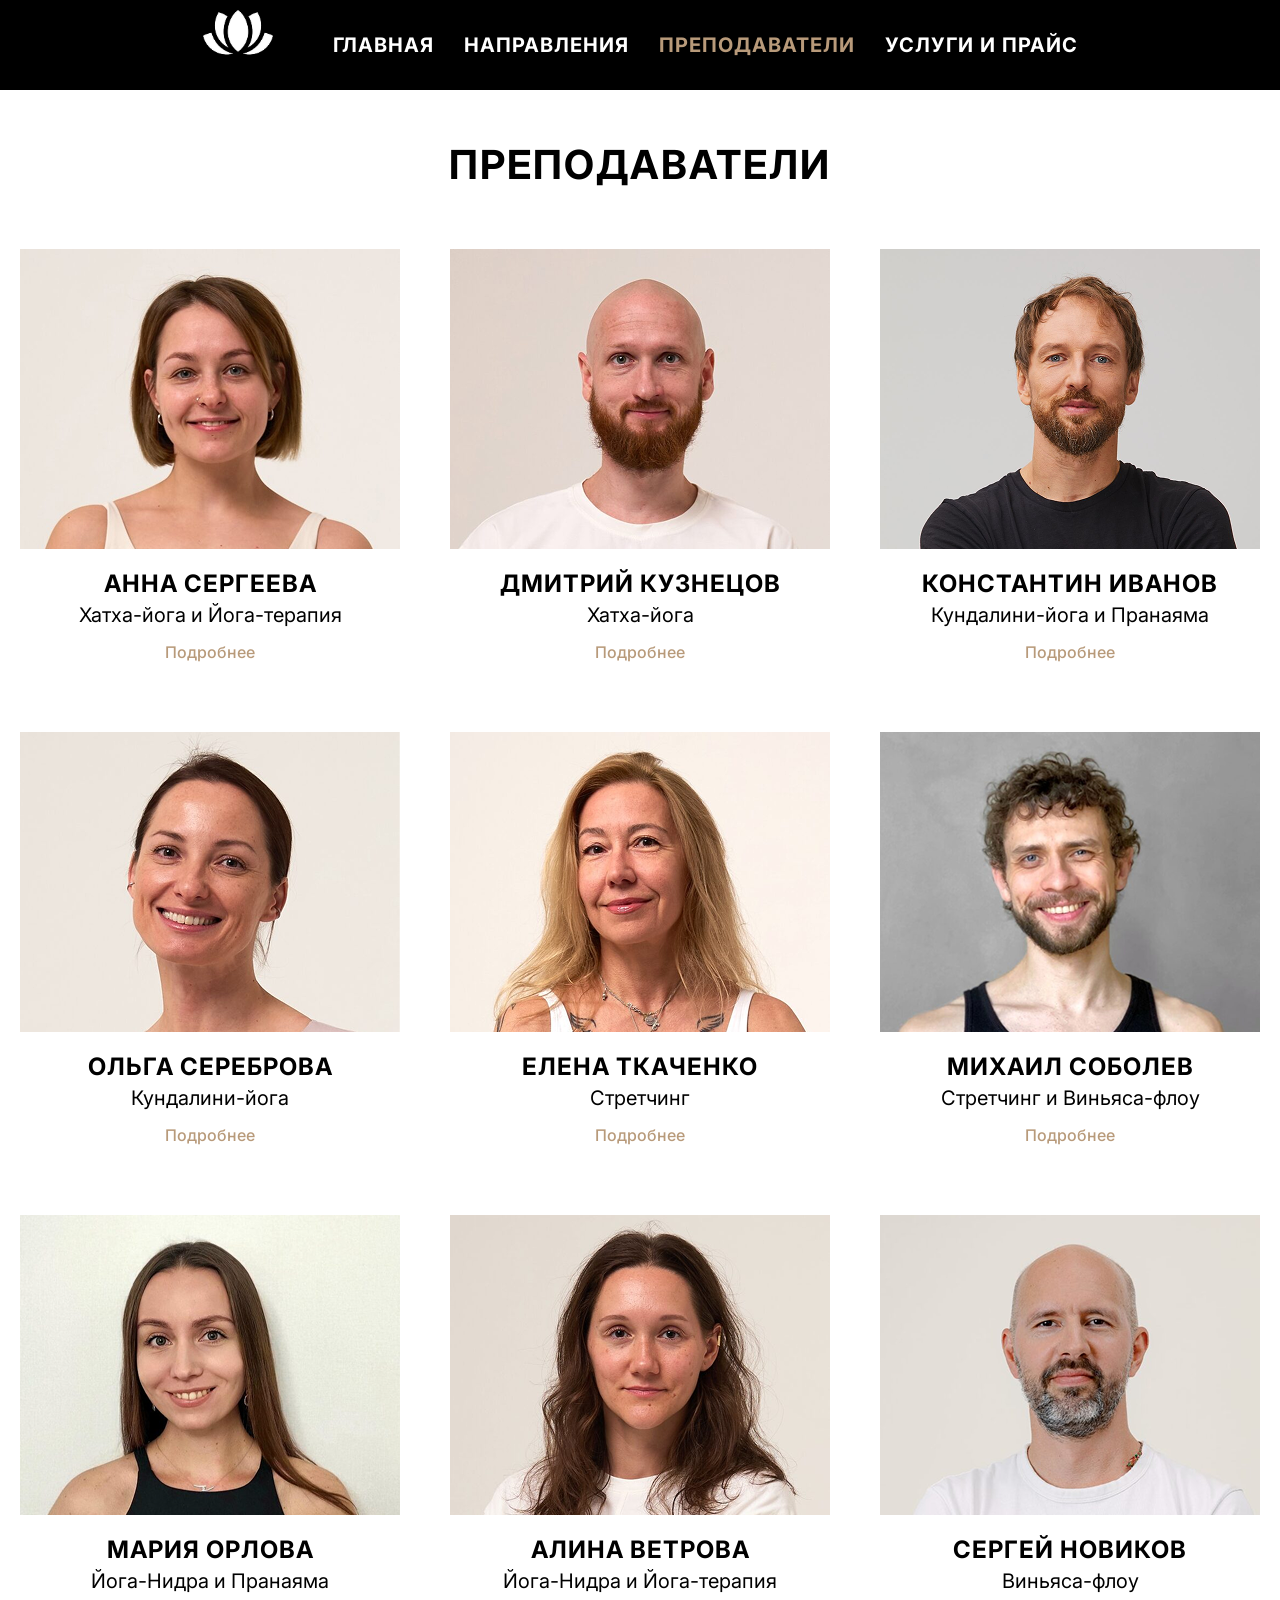
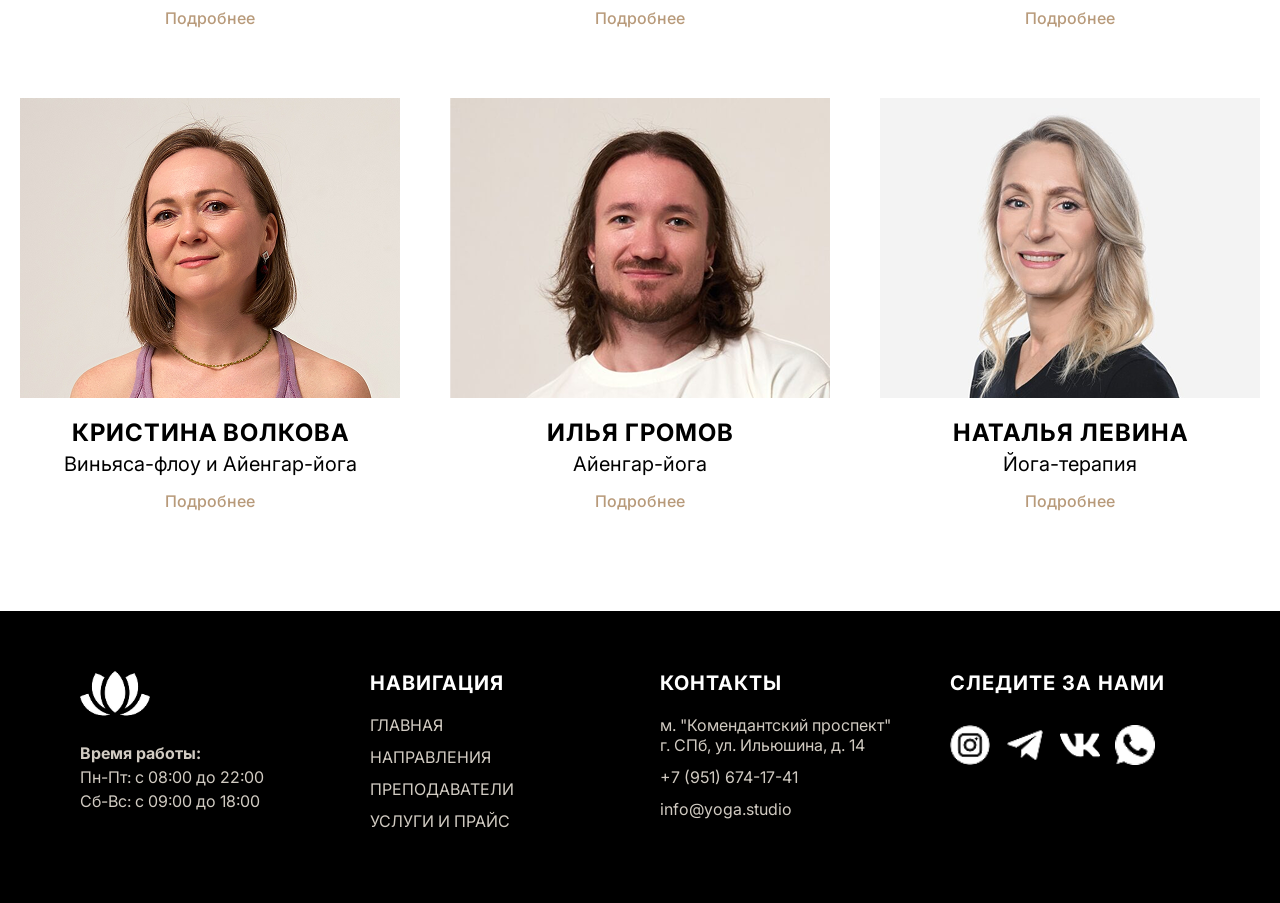
<file: teachers.html>
<!DOCTYPE html>
<html lang="ru">
<head>
    <meta charset="UTF-8">
    <meta name="viewport" content="width=device-width, initial-scale=1.0">
    <title>Yoga Studio - Преподаватели</title>
    <link rel="stylesheet" href="css/style.css">
</head>
<body>

    <header class="header">
    <div class="container">
        <div class="header__inner">
            <!-- Логотип -->
            <a href="index.html" class="logo">
                <img src="images/logo.png" alt="Yoga Studio" class="logo__img">
            </a>

            <!-- Бургер-меню -->
            <button class="burger" id="burgerBtn">
                <span></span>
                <span></span>
                <span></span>
            </button>

            <!-- Навигация -->
            <nav class="nav" id="nav">
                <ul class="nav__list">
                    <li class="nav__item"><a href="index.html" class="nav__link">ГЛАВНАЯ</a></li>
                    <li class="nav__item"><a href="directions.html" class="nav__link">НАПРАВЛЕНИЯ</a></li>
                    <li class="nav__item"><a href="teachers.html" class="nav__link active">ПРЕПОДАВАТЕЛИ</a></li>
                    <li class="nav__item"><a href="services.html" class="nav__link">УСЛУГИ И ПРАЙС</a></li>
                </ul>
            </nav>
        </div>
    </div>
</header>

    <main>
         <section class="teachers-page">
    <div class="container">
        <h1 class="teachers-page__title">ПРЕПОДАВАТЕЛИ</h1>
        
        <div class="teachers__grid">
            
    <!-- Преподаватель 1 -->
    <div class="teacher-card">
        <div class="teacher-card__image">
            <img src="images/teacher1.png" alt="Анна Сергеева">
        </div>
        <div class="teacher-card__info">
            <h3 class="teacher-card__name">АННА СЕРГЕЕВА</h3>
            <p class="teacher-card__direction">Хатха-йога и Йога-терапия</p>
            <a href="#" class="teacher-card__link" data-modal="teacher1">Подробнее</a>
        </div>
    </div>

    <!-- Преподаватель 2 -->
    <div class="teacher-card">
        <div class="teacher-card__image">
            <img src="images/teacher2.png" alt="Дмитрий Кузнецов">
        </div>
        <div class="teacher-card__info">
            <h3 class="teacher-card__name">ДМИТРИЙ КУЗНЕЦОВ</h3>
            <p class="teacher-card__direction">Хатха-йога</p>
            <a href="#" class="teacher-card__link" data-modal="teacher2">Подробнее</a>
        </div>
    </div>

    <!-- Преподаватель 3 -->
    <div class="teacher-card">
        <div class="teacher-card__image">
            <img src="images/teacher3.png" alt="Константин Иванов">
        </div>
        <div class="teacher-card__info">
            <h3 class="teacher-card__name">КОНСТАНТИН ИВАНОВ</h3>
            <p class="teacher-card__direction">Кундалини-йога и Пранаяма</p>
            <a href="#" class="teacher-card__link" data-modal="teacher3">Подробнее</a>
        </div>
    </div>

    <!-- Преподаватель 4 -->
    <div class="teacher-card">
        <div class="teacher-card__image">
            <img src="images/teacher4.png" alt="Ольга Сереброва">
        </div>
        <div class="teacher-card__info">
            <h3 class="teacher-card__name">ОЛЬГА СЕРЕБРОВА</h3>
            <p class="teacher-card__direction">Кундалини-йога</p>
            <a href="#" class="teacher-card__link" data-modal="teacher4">Подробнее</a>
        </div>
    </div>

    <!-- Преподаватель 5 -->
    <div class="teacher-card">
        <div class="teacher-card__image">
            <img src="images/teacher5.png" alt="Елена Ткаченко">
        </div>
        <div class="teacher-card__info">
            <h3 class="teacher-card__name">ЕЛЕНА ТКАЧЕНКО</h3>
            <p class="teacher-card__direction">Стретчинг</p>
            <a href="#" class="teacher-card__link" data-modal="teacher5">Подробнее</a>
        </div>
    </div>

    <!-- Преподаватель 6 -->
    <div class="teacher-card">
        <div class="teacher-card__image">
            <img src="images/teacher6.png" alt="Михаил Соболев">
        </div>
        <div class="teacher-card__info">
            <h3 class="teacher-card__name">МИХАИЛ СОБОЛЕВ</h3>
            <p class="teacher-card__direction">Стретчинг и Виньяса-флоу</p>
            <a href="#" class="teacher-card__link" data-modal="teacher6">Подробнее</a>
        </div>
    </div>

    <!-- Преподаватель 7 -->
    <div class="teacher-card">
        <div class="teacher-card__image">
            <img src="images/teacher7.png" alt="Мария Орлова">
        </div>
        <div class="teacher-card__info">
            <h3 class="teacher-card__name">МАРИЯ ОРЛОВА</h3>
            <p class="teacher-card__direction">Йога-Нидра и Пранаяма</p>
            <a href="#" class="teacher-card__link" data-modal="teacher7">Подробнее</a>
        </div>
    </div>

    <!-- Преподаватель 8 -->
    <div class="teacher-card">
        <div class="teacher-card__image">
            <img src="images/teacher8.png" alt="Анна Ветрова">
        </div>
        <div class="teacher-card__info">
            <h3 class="teacher-card__name">АЛИНА ВЕТРОВА</h3>
            <p class="teacher-card__direction">Йога-Нидра и Йога-терапия</p>
            <a href="#" class="teacher-card__link" data-modal="teacher8">Подробнее</a>
        </div>
    </div>

    <!-- Преподаватель 9 -->
    <div class="teacher-card">
        <div class="teacher-card__image">
            <img src="images/teacher9.png" alt="Сергей Новиков">
        </div>
        <div class="teacher-card__info">
            <h3 class="teacher-card__name">СЕРГЕЙ НОВИКОВ</h3>
            <p class="teacher-card__direction">Виньяса-флоу</p>
            <a href="#" class="teacher-card__link" data-modal="teacher9">Подробнее</a>
        </div>
    </div>

    <!-- Преподаватель 10 -->
    <div class="teacher-card">
        <div class="teacher-card__image">
            <img src="images/teacher10.png" alt="Кристина Волкова">
        </div>
        <div class="teacher-card__info">
            <h3 class="teacher-card__name">КРИСТИНА ВОЛКОВА</h3>
            <p class="teacher-card__direction">Виньяса-флоу и Айенгар-йога</p>
            <a href="#" class="teacher-card__link" data-modal="teacher10">Подробнее</a>
        </div>
    </div>

    <!-- Преподаватель 11 -->
    <div class="teacher-card">
        <div class="teacher-card__image">
            <img src="images/teacher11.png" alt="Илья Громов">
        </div>
        <div class="teacher-card__info">
            <h3 class="teacher-card__name">ИЛЬЯ ГРОМОВ</h3>
            <p class="teacher-card__direction">Айенгар-йога</p>
            <a href="#" class="teacher-card__link" data-modal="teacher11">Подробнее</a>
        </div>
    </div>

    <!-- Преподаватель 12 -->
    <div class="teacher-card">
        <div class="teacher-card__image">
            <img src="images/teacher12.png" alt="Наталья Левина">
        </div>
        <div class="teacher-card__info">
            <h3 class="teacher-card__name">НАТАЛЬЯ ЛЕВИНА</h3>
            <p class="teacher-card__direction">Йога-терапия</p>
            <a href="#" class="teacher-card__link" data-modal="teacher12">Подробнее</a>
        </div>
    </div>
</div>
    </div>
</section>
        </main>

    <footer class="footer">
        <div class="container">
             <div class="footer__inner">

    <!-- Колонка 1: Логотип + время работы -->
    <div class="footer__col">
        <a href="index.html" class="footer__logo">
            <img src="images/logo.png" alt="Yoga Studio" class="logo__img">
        </a>
        <div class="footer__hours">
            <p><strong>Время работы:</strong></p>
            <p>Пн-Пт: с 08:00 до 22:00</p>
            <p>Сб-Вс: с 09:00 до 18:00</p>
        </div>
    </div>

    <!-- Колонка 2: Навигация -->
    <div class="footer__col">
        <h4 class="footer__title">НАВИГАЦИЯ</h4>
        <ul class="footer__list">
            <li><a href="index.html">ГЛАВНАЯ</a></li>
            <li><a href="directions.html">НАПРАВЛЕНИЯ</a></li>
            <li><a href="teachers.html">ПРЕПОДАВАТЕЛИ</a></li>
            <li><a href="services.html">УСЛУГИ И ПРАЙС</a></li>
        </ul>
    </div>

    <!-- Колонка 3: Контакты -->
    <div class="footer__col">
        <h4 class="footer__title">КОНТАКТЫ</h4>
        <ul class="footer__list">
            <li>м. "Комендантский проспект"<br>г. СПб, ул. Ильюшина, д. 14</li>
            <li><a href="tel:+79516741741">+7 (951) 674-17-41</a></li>
            <li><a href="mailto:info@yoga.studio">info@yoga.studio</a></li>
        </ul>
    </div>

    <!-- Колонка 4: Соцсети -->
    <div class="footer__col">
        <h4 class="footer__title">СЛЕДИТЕ ЗА НАМИ</h4>
        <div class="footer__social">
            <a href="#" class="footer__social-link">
                <img src="images/instagram.png" alt="Instagram">
            </a>
            <a href="#" class="footer__social-link">
                <img src="images/telegram.png" alt="Telegram">
            </a>
            <a href="#" class="footer__social-link">
                <img src="images/vk.png" alt="VK">
            </a>
            <a href="#" class="footer__social-link">
                <img src="images/whatsapp.png" alt="WhatsApp">
            </a>
        </div>
    </div>
</div>
        </div>
    </footer>

    <!-- Модальные окна для преподавателей -->
<!-- Преподаватель 1 -->
<div class="teacher-modal" id="teacher1">
    <div class="teacher-modal__content">
        <button class="teacher-modal__close" data-close="teacher1">×</button>
        <h2 class="teacher-modal__title">АННА СЕРГЕЕВА</h2>
        <p class="teacher-modal__direction">Хатха-йога и Йога-терапия</p>
        <p class="teachers-modal__subtitle">Опыт:</p>
        <ul class="teacher-modal__list">
            <li>9 лет практики</li>
            <li>6 лет преподавания</li>
            <li>420+ проведённых занятий</li>
        </ul>
        <p class="teachers-modal__subtitle">Образование:</p>
        <ul class="teacher-modal__list">
            <li>РГУФК (кафедра теории и методики йоги)</li>
            <li>Курс «Йога-терапия заболеваний опорно-двигательного аппарата» (120 часов)</li>
            <li>Семинары по анатомии с Александром Шишкиным (ежегодно)</li>
        </ul>
        <p class="teachers-modal__subtitle">Личная история:</p>
        <p class="teachers-modal__text">Анна пришла в йогу через боль в спине. 10 лет в офисе, сколиоз, зажатые плечи, хронические мигрени — она перепробовала массажи, остеопатов и уколы. Ничего не помогало надолго. На первом занятии йогой она не смогла наклониться к ногам, а после шавасаны впервые за месяц уснула без таблеток. Через 3 года регулярной практики боль ушла. Ещё через год Анна уволилась из офиса и пошла учить других.</p>
        <p class="teachers-modal__subtitle">Стиль преподавания:</p>
        <p class="teachers-modal__text">Спокойный, вдумчивый, с вниманием к деталям. Анна никогда не скажет «тянись сильнее». Вместо этого она подойдёт и мягко поправит. У неё нет задачи «впихнуть» ученика в позу — есть задача сделать так, чтобы выход из асаны был безопасным и приятным.</p>
        <p class="teachers-modal__subtitle">Расписание Анны:</p>
        <ul class="teacher-modal__list">
            <li>ПН 08:00 (Хатха)</li>
            <li>ВТ 15:00 (Йога-терапия)</li>
            <li>ВТ 19:00 (Хатха)</li>
            <li>СР 08:00 (Хатха)</li>
            <li>ЧТ 17:00 (Йога-терапия)</li>
        </ul>
    </div>
</div>

<!-- Преподаватель 2 -->
<div class="teacher-modal" id="teacher2">
    <div class="teacher-modal__content">
        <button class="teacher-modal__close" data-close="teacher2">×</button>
        <h2 class="teacher-modal__title">ДМИТРИЙ КУЗНЕЦОВ</h2>
        <p class="teacher-modal__direction">Хатха-йога</p>
        <p class="teachers-modal__subtitle">Опыт:</p>
<ul class="teacher-modal__list">
    <li>7 лет практики</li>
    <li>4 года преподавания</li>
    <li>250+ проведённых занятий</li>
</ul>

<p class="teachers-modal__subtitle">Образование:</p>
<ul class="teacher-modal__list">
    <li>Мастер спорта по дзюдо</li>
    <li>Курсы йогатерапии при РГУФК</li>
    <li>Сертификат «Анатомия для преподавателей йоги» (80 часов)</li>
</ul>

<p class="teachers-modal__subtitle">Личная история:</p>
<p class="teachers-modal__text">Дмитрий — мастер спорта по дзюдо. В йогу пришёл после разрыва крестообразной связки, когда врачи сказали: «ходить сможешь, но про спорт забудь». Он не забыл — через йогу восстановил колено, вернулся к лёгким тренировкам и теперь помогает другим.</p>

<p class="teachers-modal__subtitle">Стиль преподавания:</p>
<p class="teachers-modal__text">Чёткий, структурный, без воды. Дмитрий объясняет, какая мышца за что отвечает и как не травмироваться. Никакой эзотерики, только анатомия, биомеханика и здравый смысл.</p>

<p class="teachers-modal__subtitle">Расписание Дмитрия:</p>
<ul class="teacher-modal__list">
    <li>ВТ 08:00 (Хатха)</li>
    <li>СР 12:00 (Хатха)</li>
    <li>ПТ 12:00 (Хатха)</li>
    <li>СБ 10:00 (Хатха)</li>
</ul>
    </div>
</div>

<!-- Преподаватель 3 -->
<div class="teacher-modal" id="teacher3">
    <div class="teacher-modal__content">
        <button class="teacher-modal__close" data-close="teacher3">×</button>
        <h2 class="teacher-modal__title">КОНСТАНТИН ИВАНОВ</h2>
        <p class="teacher-modal__direction">Кундалини-йога и Пранаяма</p>
        <p class="teachers-modal__subtitle">Опыт:</p>
<ul class="teacher-modal__list">
    <li>8 лет практики</li>
    <li>4 года преподавания</li>
    <li>350+ проведённых занятий</li>
</ul>

<p class="teachers-modal__subtitle">Образование:</p>
<ul class="teacher-modal__list">
    <li>KRI Level 1 Instructor (международный сертификат)</li>
    <li>KRI Level 2 (в процессе)</li>
    <li>Курс «Психология стресса и выгорания» (МГУ)</li>
</ul>

<p class="teachers-modal__subtitle">Личная история:</p>
<p class="teachers-modal__text">Константин был IT-менеджером с выгоранием, паническими атаками и бессонницей. Кундалини он начал как скептик: «мантры? тюрбан? серьёзно?». На третьей практике у него перестало колотиться сердце в первый раз за полгода. Через месяц он спал 7 часов без пробуждений. Через год уволился из IT и уехал в Индию на обучение.</p>

<p class="teachers-modal__subtitle">Стиль преподавания:</p>
<p class="teachers-modal__text">С юмором, железной логикой и уважением к чужим границам. Константин не заставляет петь, если не хочется. Объясняет, как работают дыхательные техники с точки зрения физиологии. Его любимая фраза: «Попробуйте как эксперимент. Если не сработает — бросите».</p>

<p class="teachers-modal__subtitle">Расписание Константина:</p>
<ul class="teacher-modal__list">
    <li>ПН 12:00 (Кундалини)</li>
    <li>ВТ 20:30 (Пранаяма)</li>
    <li>СР 17:00 (Кундалини)</li>
    <li>ЧТ 08:00 (Кундалини)</li>
    <li>СБ 15:00 (Пранаяма)</li>
</ul>
    </div>
</div>

<!-- Преподаватель 4 -->
<div class="teacher-modal" id="teacher4">
    <div class="teacher-modal__content">
        <button class="teacher-modal__close" data-close="teacher4">×</button>
        <h2 class="teacher-modal__title">ОЛЬГА СЕРЕБРОВА</h2>
        <p class="teacher-modal__direction">Кундалини-йога</p>
        <p class="teachers-modal__subtitle">Опыт:</p>
<ul class="teacher-modal__list">
    <li>12 лет практики</li>
    <li>5 лет преподавания</li>
    <li>280+ проведённых занятий</li>
</ul>

<p class="teachers-modal__subtitle">Образование:</p>
<ul class="teacher-modal__list">
    <li>KRI Level 2 Instructor</li>
    <li>Курс «Женская йога: гормоны и цикл» (160 часов)</li>
    <li>Психологическое образование (МПСУ, 2 курса)</li>
</ul>

<p class="teachers-modal__subtitle">Личная история:</p>
<p class="teachers-modal__text">Ольга — сертифицированный инструктор KRI (уровень 2). В прошлом — маркетолог с паническими атаками, которую выгорание привело сначала к психологу, а потом к Кундалини. Теперь она специализируется на женских кругах, гормональных практиках и работе с родовыми сценариями. Сама прошла через развод, потерю бизнеса и депрессию — и вышла из этого через практику.</p>

<p class="teachers-modal__subtitle">Стиль преподавания:</p>
<p class="teachers-modal__text">Глубокий, бережный, с элементами психотерапии. Ольга много говорит, но это не пустые слова — каждое её предложение попадает в цель. На её занятиях люди часто плачут — и это нормально, это часть процесса очищения.</p>

<p class="teachers-modal__subtitle">Расписание Ольги:</p>
<ul class="teacher-modal__list">
    <li>СР 10:00 (Кундалини)</li>
    <li>ПТ 15:00 (Кундалини)</li>
    <li>ВС 15:00 (Кундалини)</li>
</ul>
    </div>
</div>

<!-- Преподаватель 5 -->
<div class="teacher-modal" id="teacher5">
    <div class="teacher-modal__content">
        <button class="teacher-modal__close" data-close="teacher5">×</button>
        <h2 class="teacher-modal__title">ЕЛЕНА ТКАЧЕНКО</h2>
        <p class="teacher-modal__direction">Стретчинг</p>
        <p class="teachers-modal__subtitle">Опыт:</p>
<ul class="teacher-modal__list">
    <li>15 лет в гимнастике + 6 лет в стретчинге</li>
    <li>5 лет преподавания</li>
    <li>500+ проведённых занятий</li>
</ul>

<p class="teachers-modal__subtitle">Образование:</p>
<ul class="teacher-modal__list">
    <li>КМС по художественной гимнастике</li>
    <li>Реабилитолог (курсы при РНИМУ им. Пирогова)</li>
    <li>Сертификат по PNF-растяжке (международный уровень)</li>
</ul>

<p class="teachers-modal__subtitle">Личная история:</p>
<p class="teachers-modal__text">Елена — профессиональная гимнастка в прошлом (КМС) и реабилитолог по образованию. Сама Елена села на поперечный шпагат в 42 года после двух родов — и теперь доказывает, что возраст не приговор. Она знает все лазейки, через которые можно безопасно провести тело к шпагату даже в 50 лет.</p>

<p class="teachers-modal__subtitle">Стиль преподавания:</p>
<p class="teachers-modal__text">Мягкий, но настойчивый. Никакой резкой боли. Елена использует техники PNF (растяжка через расслабление) и проприоцептивную стимуляцию. Вы не терпите, а дышите — и вдруг обнаруживаете, что пальцы касаются пола там, где ещё месяц назад были колени.</p>

<p class="teachers-modal__subtitle">Расписание Елены:</p>
<ul class="teacher-modal__list">
    <li>ПН 17:00 (Стретчинг)</li>
    <li>ВТ 08:00 (Стретчинг)</li>
    <li>СР 12:00 (Стретчинг)</li>
    <li>ПТ 08:00 (Стретчинг)</li>
    <li>ПТ 20:30 (Стретчинг)</li>
</ul>
    </div>
</div>

<!-- Преподаватель 6 -->
<div class="teacher-modal" id="teacher6">
    <div class="teacher-modal__content">
        <button class="teacher-modal__close" data-close="teacher6">×</button>
        <h2 class="teacher-modal__title">МИХАИЛ СОБОЛЕВ</h2>
        <p class="teachers-modal__subtitle">Опыт:</p>
<ul class="teacher-modal__list">
    <li>15 лет танцевального стажа</li>
    <li>7 лет в йоге</li>
    <li>320+ проведённых занятий</li>
</ul>

<p class="teachers-modal__subtitle">Образование:</p>
<ul class="teacher-modal__list">
    <li>Высшее хореографическое (ГИТИС)</li>
    <li>Курсы Виньяса-флоу (200 часов)</li>
    <li>Сертификат по контемпорари и импровизации</li>
</ul>

<p class="teachers-modal__subtitle">Личная история:</p>
<p class="teachers-modal__text">Михаил — танцор контемпорари и хореограф с 15-летним стажем. Он знает о растяжке всё, но главный его секрет — в умении объяснять сложное через образы. «Представь, что твои бёдра — это раскрывающаяся книга», «дыши в напряжение, как будто сдуваешь шарик» — после таких метафор тело вдруг слушается. Йогой занялся после травмы колена и понял, что это идеальный способ сохранять тело в тонусе между танцевальными проектами.</p>

<p class="teachers-modal__subtitle">Стиль преподавания:</p>
<p class="teachers-modal__text">Артистичный, музыкальный, динамичный. Михаил часто включает красивую музыку и строит занятие как танец. Он не требует тишины и сосредоточенного молчания — наоборот, добавляет лёгкости и радости.</p>

<p class="teachers-modal__subtitle">Расписание Михаила:</p>
<ul class="teacher-modal__list">
    <li>СР 19:00 (Виньяса)</li>
    <li>ЧТ 15:00 (Стретчинг)</li>
    <li>СБ 10:00 (Виньяса)</li>
    <li>ВС 10:00 (Стретчинг)</li>
</ul>
    </div>
</div>

<!-- Преподаватель 7 -->
<div class="teacher-modal" id="teacher7">
    <div class="teacher-modal__content">
        <button class="teacher-modal__close" data-close="teacher7">×</button>
        <h2 class="teacher-modal__title">МАРИЯ ОРЛОВА</h2>
        <p class="teachers-modal__subtitle">Опыт:</p>
<ul class="teacher-modal__list">
    <li>10 лет практики</li>
    <li>7 лет преподавания</li>
    <li>420+ проведённых занятий</li>
</ul>

<p class="teachers-modal__subtitle">Образование:</p>
<ul class="teacher-modal__list">
    <li>Клинический психолог (МГУ, диплом с отличием)</li>
    <li>Курс инструкторов Йога-Нидры (Бихарская школа йоги)</li>
    <li>MBSR (медитация осознанности, международный сертификат)</li>
</ul>

<p class="teachers-modal__subtitle">Личная история:</p>
<p class="teachers-modal__text">Мария — клинический психолог по образованию. С Йога-Нидрой она столкнулась, когда сама лечила хроническую бессонницу 3 года. Таблетки не помогали. Помогла практика, где нужно просто лежать и слушать. Мария настолько глубоко изучила тему, что её авторский курс «Сон без снотворного» прошли уже 400 человек.</p>

<p class="teachers-modal__subtitle">Стиль преподавания:</p>
<p class="teachers-modal__text">Тихий, обволакивающий голос, точные паузы, текст без воды. Мария не усыпляет гипнотически — она возвращает вашей нервной системе способность расслабляться самостоятельно. После её Нидры вы чувствуете, будто проспали 10 часов, даже если практика длилась 30 минут.</p>

<p class="teachers-modal__subtitle">Расписание Марии:</p>
<ul class="teacher-modal__list">
    <li>ВТ 10:00 (Йога-Нидра)</li>
    <li>СР 20:30 (Пранаяма)</li>
    <li>ПТ 10:00 (Йога-Нидра)</li>
    <li>ПТ 19:00 (Йога-Нидра)</li>
    <li>СБ 15:00 (Йога-Нидра)</li>
</ul>
    </div>
</div>

<!-- Преподаватель 8 -->
<div class="teacher-modal" id="teacher8">
    <div class="teacher-modal__content">
        <button class="teacher-modal__close" data-close="teacher8">×</button>
        <h2 class="teacher-modal__title">АЛИНА ВЕТРОВА</h2>
        <p class="teacher-modal__direction">Йога-Нидра и Йога-терапия</p>
        <p class="teachers-modal__subtitle">Опыт:</p>
<ul class="teacher-modal__list">
    <li>8 лет практики</li>
    <li>3 года преподавания</li>
    <li>200+ проведённых занятий</li>
</ul>

<p class="teachers-modal__subtitle">Образование:</p>
<ul class="teacher-modal__list">
    <li>Нейропсихолог (МГППУ)</li>
    <li>MBSR (медитация осознанности, полный курс)</li>
    <li>Курс «Травма-чувствительная йога» (80 часов)</li>
</ul>

<p class="teachers-modal__subtitle">Личная история:</p>
<p class="teachers-modal__text">Алина — нейропсихолог и инструктор по медитации осознанности. Йога-Нидру она адаптировала для работы с клиентами с ПТСР и хронической тревогой. Её голос — отдельный инструмент: тихий, с правильными паузами, без монотонности, от которой хочется не отдыхать, а бежать. Сама Алина долго работала в кризисном центре и видела, как стресс разрушает тело. Теперь она помогает восстанавливаться через практики, которые работают даже в самых сложных случаях.</p>

<p class="teachers-modal__subtitle">Стиль преподавания:</p>
<p class="teachers-modal__text">Терапевтичный, научно обоснованный. Алина объясняет, что происходит с мозгом во время Нидры: почему снижается кортизол, как перестаёт крутиться «умственная жвачка». Её текст содержит специальные нейролингвистические якоря, которые усиливают эффект расслабления.</p>

<p class="teachers-modal__subtitle">Расписание Алины:</p>
<ul class="teacher-modal__list">
    <li>ПН 10:00 (Йога-терапия)</li>
    <li>СР 15:00 (Йога-терапия)</li>
    <li>ПТ 10:00 (Йога-Нидра)</li>
    <li>ВС 15:00 (Йога-Нидра)</li>
</ul>
</div>
</div>

<!-- Преподаватель 9 -->
<div class="teacher-modal" id="teacher9">
    <div class="teacher-modal__content">
        <button class="teacher-modal__close" data-close="teacher9">×</button>
        <h2 class="teacher-modal__title">СЕРГЕЙ НОВИКОВ</h2>
        <p class="teacher-modal__direction">Виньяса-флоу</p>
        <p class="teachers-modal__subtitle">Опыт:</p>
<ul class="teacher-modal__list">
    <li>12 лет в фитнесе + 5 лет в йоге</li>
    <li>4 года преподавания</li>
    <li>380+ проведённых занятий</li>
</ul>

<p class="teachers-modal__subtitle">Образование:</p>
<ul class="teacher-modal__list">
    <li>Фитнес-тренер (FPA)</li>
    <li>Курсы Виньяса-флоу (200 часов, международный сертификат)</li>
    <li>Анатомический курс для тренеров (120 часов)</li>
</ul>

<p class="teachers-modal__subtitle">Личная история:</p>
<p class="teachers-modal__text">Сергей — фитнес-тренер с 10-летним стажем, переквалифицировался в йогу 5 лет назад. Понял, что обычный фитнес даёт силу, но не даёт гибкости и спокойствия. А йога даёт и то, и другое. Его занятия самые энергозатратные в студии. Любит сложные связки и балансы, но даёт альтернативы для новичков. Сам практикует Виньясу 6 раз в неделю.</p>

<p class="teachers-modal__subtitle">Стиль преподавания:</p>
<p class="teachers-modal__text">Энергичный, мотивирующий, с хорошей музыкой (инструментал или лоу-фай). Сергей подбадривает, но не заставляет. Его любимая фраза: «Сделай, сколько можешь. Завтра сможешь больше».</p>

<p class="teachers-modal__subtitle">Расписание Сергея:</p>
<ul class="teacher-modal__list">
    <li>ПН 08:00 (Виньяса)</li>
    <li>ВТ 19:00 (Виньяса)</li>
    <li>СР 08:00 (Виньяса)</li>
    <li>ПТ 20:30 (Виньяса)</li>
</ul>
    </div>
</div>

<!-- Преподаватель 10 -->
<div class="teacher-modal" id="teacher10">
    <div class="teacher-modal__content">
        <button class="teacher-modal__close" data-close="teacher10">×</button>
        <h2 class="teacher-modal__title">КРИСТИНА ВОЛКОВА</h2>
        <p class="teacher-modal__direction">Виньяса-флоу и Айенгар-йога</p>
        <p class="teachers-modal__subtitle">Опыт:</p>
<ul class="teacher-modal__list">
    <li>10 лет практики</li>
    <li>6 лет преподавания</li>
    <li>310+ проведённых занятий</li>
</ul>

<p class="teachers-modal__subtitle">Образование:</p>
<ul class="teacher-modal__list">
    <li>Международная школа Виньясы (RYT 200)</li>
    <li>Институт Айенгара в Москве (сертификат Intro I)</li>
    <li>Курс «Анатомия и биомеханика» (80 часов)</li>
</ul>

<p class="teachers-modal__subtitle">Личная история:</p>
<p class="teachers-modal__text">Кристина — уникум: преподаёт и динамичный флоу, и статичный, выверенный Айенгар. Начала с Айенгара после травмы колена (вылечила именно там). Потом влюбилась в Виньясу за драйв. Говорит: «В Виньясе ты летишь. В Айенгаре ты приземляешься. Мне нужно и то, и другое». Её фишка — переходные практики, где она соединяет оба стиля.</p>

<p class="teachers-modal__subtitle">Стиль преподавания:</p>
<p class="teachers-modal__text">Гибко переключается между драйвом и медитативной точностью. На Виньясе — быстрая музыка и поток. На Айенгаре — тишина, инвентарь и миллиметр за миллиметром выстраивает позу.</p>

<p class="teachers-modal__subtitle">Расписание Кристины:</p>
<ul class="teacher-modal__list">
    <li>ВТ 20:30 (Айенгар)</li>
    <li>СР 12:00 (Виньяса)</li>
    <li>СБ 12:00 (Айенгар)</li>
    <li>ВС 12:00 (Виньяса)</li>
</ul>
    </div>
</div>

<!-- Преподаватель 11 -->
<div class="teacher-modal" id="teacher11">
    <div class="teacher-modal__content">
        <button class="teacher-modal__close" data-close="teacher11">×</button>
        <h2 class="teacher-modal__title">ИЛЬЯ ГРОМОВ</h2>
        <p class="teacher-modal__direction">Айенгар-йога</p>
        <p class="teachers-modal__subtitle">Опыт:</p>
<ul class="teacher-modal__list">
    <li>8 лет практики</li>
    <li>5 лет преподавания</li>
    <li>290+ проведённых занятий</li>
</ul>

<p class="teachers-modal__subtitle">Образование:</p>
<ul class="teacher-modal__list">
    <li>Институт Айенгара в Москве (сертификат Intro II)</li>
    <li>Высшее инженерное образование (МГСУ)</li>
    <li>Курс «Анатомия для Айенгар-йоги» (120 часов)</li>
</ul>

<p class="teachers-modal__subtitle">Личная история:</p>
<p class="teachers-modal__text">Илья — инженер-строитель по образованию. В Айенгар пришёл через желание вылечить грыжу поясничного отдела — и вылечил. Теперь он фанат геометрии в йоге: говорит о выравнивании, осевых нагрузках и углах наклона так, что понятно даже гуманитариям.</p>

<p class="teachers-modal__subtitle">Стиль преподавания:</p>
<p class="teachers-modal__text">Педантичный, терпеливый, использует много инвентаря (кирпичи, ремни, одеяла, стулья, валики). Илья верит, что нет неправильного тела — есть неправильный подход.</p>

<p class="teachers-modal__subtitle">Расписание Ильи:</p>
<ul class="teacher-modal__list">
    <li>ВТ 20:30 (Айенгар)</li>
    <li>ЧТ 08:00 (Айенгар)</li>
    <li>СБ 12:00 (Айенгар)</li>
</ul>
    </div>
</div>

<!-- Преподаватель 12 -->
<div class="teacher-modal" id="teacher12">
    <div class="teacher-modal__content">
        <button class="teacher-modal__close" data-close="teacher12">×</button>
        <h2 class="teacher-modal__title">НАТАЛЬЯ ЛЕВИНА</h2>
        <p class="teacher-modal__direction">Йога-терапия</p>
        <p class="teachers-modal__subtitle">Опыт:</p>
<ul class="teacher-modal__list">
    <li>20 лет врачебной практики (ЛФК)</li>
    <li>7 лет преподавания йога-терапии</li>
    <li>600+ проведённых занятий</li>
</ul>

<p class="teachers-modal__subtitle">Образование:</p>
<ul class="teacher-modal__list">
    <li>Высшее медицинское (лечебное дело)</li>
    <li>Ординатура по реабилитации</li>
    <li>Курсы йога-терапии при РУДН (240 часов)</li>
    <li>Сертификат «Йога для пожилых и маломобильных»</li>
</ul>

<p class="teachers-modal__subtitle">Личная история:</p>
<p class="teachers-modal__text">Наталья 15 лет проработала в реабилитационном центре — с пациентами после инсультов, инфарктов, тяжёлых операций. Йогой заинтересовалась, когда поняла, что обычная ЛФК не даёт главного — спокойствия и работы с психикой. Стала внедрять йога-терапевтические техники в свою практику и увидела результат: пациенты быстрее шли на поправку. Она создала авторский курс «Мягкое восстановление», который сейчас рекомендуют реабилитологи города.</p>

<p class="teachers-modal__subtitle">Стиль преподавания:</p>
<p class="teachers-modal__text">Максимально медленно, максимально безопасно. Стулья, валики, одеяла, стены, ремни — всё идёт в ход. Никакой боли «через не могу». Если человек не может лечь на пол — он занимается сидя или стоя. Наталья знает 15 вариантов входа в позу ребёнка — для любого состояния.</p>

<p class="teachers-modal__subtitle">Расписание Натальи:</p>
<ul class="teacher-modal__list">
    <li>ПН 10:00 (Йога-терапия)</li>
    <li>СР 15:00 (Йога-терапия)</li>
    <li>ПТ 10:00 (Йога-терапия)</li>
</ul>
    </div>
</div>
    <script src="js/teachers.js"></script>
</body>
</html>
</file>
<file: css/style.css>
@import url('https://fonts.googleapis.com/css2?family=Inter:wght@300;400;500;600;700&display=swap');

* {
    margin: 0;
    padding: 0;
    box-sizing: border-box;
}

body {
    font-family: 'Inter', sans-serif;
    background-color: #FFFFFF;
    color: #2D2B26;
}

.container {
    max-width: 1200px;
    margin: 0 auto;
    padding: 0 40px;
}

/* ШАПКА */
.header {
    position: fixed;
    top: 0;
    left: 0;
    width: 100%;
    z-index: 1000;
    background-color: #000000;
    padding: 10px 0;
}

.container {
    max-width: 1200px;
    margin: 0 auto;
    padding: 0 40px;
}

.header__inner {
    display: flex;
    justify-content: center;
    align-items: center;
    gap: 60px;
}

.logo__img {
    height: 70px;
    display: block;
}

.nav__list {
    display: flex;
    list-style: none;
    gap: 30px;
    margin: 0;
    padding: 0;
}

.nav__item {
    list-style: none;
}

.nav__link {
    text-decoration: none;
    color: #FFFFFF;
    font-size: 20px;
    font-weight: bold;
    letter-spacing: 1px;
    transition: color 0.3s;
}

.nav__link:hover,
.nav__link.active {
    color: #B89A7A;
}

/* ГЛАВНЫЙ БАННЕР */
.hero {
    height: 100vh;
    background-image: url('../images/hero-bg.png');
    background-size: cover;
    background-position: center;
    background-repeat: no-repeat;
    display: flex;
    align-items: center;
    justify-content: center;
    text-align: center;
}

.hero__content {
    max-width: 1000px;
    padding: 0 20px;
}

.hero__title {
    font-size: 96px;
    font-weight: bold;
    color: #FFFFFF;
    margin-bottom: 100px;
}

.hero__subtitle {
    font-size: 24px;
    color: #FFFFFF;
    margin-bottom: 100px;
    line-height: 1.5;
}

.btn {
    display: inline-block;
    padding: 14px 40px;
    text-decoration: none;
    transition: 0.3s;
    font-size: 24px;
    font-weight: bold;
    letter-spacing: 1px;
    cursor: pointer;
}

.btn--primary {
    color: #ffffff;
    border: 2px solid #ffffff;
}

.btn--primary:hover {
    background-color: #B89A7A;
    color: #ffffff;
    border-color: #ffffff;
}

/* О НАС */
.about {
    padding: 80px 100px;
}

.about__inner {
    display: flex;
    gap: 60px;
    align-items: flex-start;
}

.about__image {
    flex: 1;
}

.about__image img {
    width: 100%;
    object-fit: cover;
    display: block;
}

.about__content {
    flex: 1;
    display: flex;
    flex-direction: column;
    justify-content: center;
    align-items: center;
    text-align: center;
}

.section-title {
    font-size: 40px;
    font-weight: bold;
    letter-spacing: 2px;
    margin-bottom: 30px;
    color: #000000;
}

.about__text {
    font-size: 24px;
    color: #000000;
    line-height: 1.5;
}

/* БАННЕР */
.banner {
    height: 400px;
    background-image: url('../images/banner.png');
    background-size: cover;
    background-position: center;
    background-repeat: no-repeat;
    display: flex;
    align-items: center;
    justify-content: center;
    text-align: center;
}

.banner__title {
    max-width: 900px;
    font-size: 32px;
    font-weight: bold;
    color: #FFFFFF;
    letter-spacing: 2px;
    line-height: 1.5;
    margin: 0 auto;
}

/* ПРИНЦИПЫ */
.principles {
    padding: 80px 100px;
}

.principles__container {
    max-width: 1240px;
    margin: 0 auto;
}

.principles__title {
    font-size: 40px;
    font-weight: bold;
    text-align: center;
    letter-spacing: 2px;
    margin-bottom: 60px;
    color: #000000;
}

.principles__grid {
    display: grid;
    grid-template-columns: repeat(4, 310px);
    justify-content: center;
    margin-bottom: 40px;
}

.principles__item {
    width: 310px;
    height: 310px;
}

.principles__item--image img {
    width: 100%;
    height: 100%;
    object-fit: cover;
    display: block;
}

.principles__item--text {
    background-color: #ffffff;
    display: flex;
    align-items: center;
    justify-content: center;
}

.principles__text-box {
    padding: 0 20px;
    text-align: center;
}

.principles__subtitle {
    font-size: 24px;
    font-weight: bold;
    line-height: 1.5;
    letter-spacing: 1px;
    margin-bottom: 30px;
    color: #000000;
}

.principles__desc {
    font-size: 20px;
    color: #000000;
    line-height: 1.5;
}

.principles__footer {
    text-align: center;
}

.principles__footer-text {
    font-size: 24px;
    color: #000000;
    max-width: 900px;
    margin: 0 auto;
    line-height: 1.5;
}

/* БАННЕР 2 */
.trial-banner {
    height: 450px;
    background-image: url('../images/trial-bg.png');
    background-size: cover;
    background-position: center;
    background-repeat: no-repeat;
    display: flex;
    align-items: center;
    justify-content: center;
    text-align: center;
}

.trial-banner__title {
    font-size: 32px;
    font-weight: bold;
    letter-spacing: 2px;
    margin-bottom: 40px;
    color: #FFFFFF;
}

.trial-banner__text {
    font-size: 24px;
    color: #FFFFFF;
    margin-bottom: 40px;
    line-height: 1.5;
}

.btn--trial {
    color: #ffffff;
    border: 2px solid #ffffff;
}

.btn--trial:hover {
    background-color: #B89A7A;
    color: #ffffff;
    border-color: #ffffff;
}

/* ПОЧЕМУ */
.why {
    padding: 80px 100px;
}

.why__title {
    font-size: 40px;
    font-weight: bold;
    text-align: center;
    margin-bottom: 40px;
    letter-spacing: 2px;
    color: #000000;
}

.why__subtitle {
    font-size: 24px;
    text-align: center;
    color: #000000;
    margin-bottom: 40px;
}

.why__grid {
    display: flex;
    flex-direction: column;
    gap: 40px;
    max-width: 1000px;
    margin: 0 auto;
}

.why__item {
    display: flex;
    gap: 30px;
    align-items: flex-start;
}

.why__icon {
    flex-shrink: 0;
    width: 80px;
    height: 80px;
}

.why__icon img {
    width: 100%;
    height: 100%;
    object-fit: cover;
    border-radius: 50%;
}

.why__content {
    flex: 1;
}

.why__item-title {
    font-size: 20px;
    font-weight: bold;
    margin-bottom: 12px;
    color: #000000;
}

.why__item-text {
    font-size: 20px;
    color: #000000;
    line-height: 1.5;
}

/* ОТЗЫВЫ */
.reviews {
    padding: 20px 100px 80px;
    position: relative;
    scroll-margin-top: 100px;
}

.reviews__title {
    font-size: 40px;
    font-weight: bold;
    text-align: center;
    margin-bottom: 40px;
    letter-spacing: 2px;
    color: #000000;
}

.reviews__slider {
    overflow: hidden;
    max-width: 1000px;
    margin: 0 auto;
    position: relative;
}

.reviews__track {
    display: flex;
    transition: transform 0.5s ease;
}

.reviews__slide {
    flex: 0 0 100%;
    padding: 0 20px;
    box-sizing: border-box;
}

.reviews__text {
    font-size: 20px;
    color: #000000;
    line-height: 1.5;
    text-align: center;
    margin-bottom: 30px;
    font-style: italic;
}

.reviews__author {
    font-size: 24px;
    font-weight: bold;
    color: #000000;
    text-align: center;
}

.reviews__btn {
    position: absolute;
    top: 50%;
    transform: translateY(-50%);
    background: #B89A7A;
    color: #FFFFFF;
    border: none;
    width: 40px;
    height: 40px;
    border-radius: 50%;
    font-size: 18px;
    cursor: pointer;
    transition: 0.3s;
    z-index: 10;
}

.reviews__btn:hover {
    background: #B89A7A;
}

.reviews__btn--prev {
    left: 20px;
}

.reviews__btn--next {
    right: 20px;
}

.reviews__dots {
    display: flex;
    justify-content: center;
    gap: 12px;
    margin-top: 30px;
}

.reviews__dot {
    width: 12px;
    height: 12px;
    border-radius: 50%;
    background: #D1CBC2;
    border: none;
    cursor: pointer;
    transition: 0.3s;
}

.reviews__dot.active {
    background: #B89A7A;
}

.reviews__dot:hover {
    background: #B89A7A;
}

/* ПОДВАЛ */
.footer {
    background-color: #000000;
    padding: 60px 0 20px;
    color: #D1CBC2;
}

.footer__inner {
    display: grid;
    grid-template-columns: repeat(4, 1fr);
    gap: 40px;
    margin-bottom: 40px;
}

.footer__col {
    display: flex;
    flex-direction: column;
}

.footer__title {
    font-size: 20px;
    font-weight: bold;
    color: #FFFFFF;
    margin-bottom: 20px;
    letter-spacing: 1px;
}

.footer__list {
    list-style: none;
    padding: 0;
    margin: 0;
}

.footer__list li {
    margin-bottom: 12px;
    font-size: 16px;
    color: #D1CBC2;
}

.footer__list a {
    text-decoration: none;
    color: #D1CBC2;
    font-size: 16px;
    transition: color 0.3s;
}

.footer__list a:hover {
    color: #B89A7A;
}

.footer__hours {
    font-size: 16px;
    color: #D1CBC2;
    line-height: 1.5;
}

.footer__hours strong {
    color: #D1CBC2;
}

.footer__social {
    display: flex;
    gap: 15px;
    margin-top: 10px;
}

.footer__social-link {
    display: block;
    width: 40px;
    height: 40px;
    transition: opacity 0.3s;
}

.footer__social-link:hover {
    opacity: 0.7;
}

.footer__social-link img {
    width: 100%;
    height: 100%;
    display: block;
}

/* МОДАЛЬНОЕ ОКНО ДЛЯ ЗАПИСИ */
.modal-overlay {
    display: none;
    position: fixed;
    top: 0;
    left: 0;
    width: 100%;
    height: 100%;
    background: rgba(0, 0, 0, 0.6);
    z-index: 999;
}

.modal-overlay.active {
    display: block;
}

.modal {
    display: none;
    position: fixed;
    top: 50%;
    left: 50%;
    transform: translate(-50%, -50%);
    background: #FFFFFF;
    padding: 40px;
    max-width: 1000px;
    width: 90%;
    z-index: 1000;
    box-shadow: 0 10px 40px rgba(0, 0, 0, 0.2);
}

.modal.active {
    display: block;
}

.modal__close {
    position: absolute;
    top: 15px;
    right: 20px;
    font-size: 40px;
    background: none;
    border: none;
    cursor: pointer;
    color: #8A8278;
    transition: 0.3s;
}

.modal__close:hover {
    color: #2D2B26;
}

.modal__title {
    font-size: 32px;
    font-weight: bold;
    color: #000000;
    margin-bottom: 15px;
    line-height: 1.3;
    text-align: center;
}

.modal__subtitle {
    font-size: 20px;
    color: #000000;
    margin-bottom: 25px;
    text-align: center;
}

.modal__form {
    display: flex;
    flex-direction: column;
    gap: 20px;
}

.modal__input {
    padding: 14px 18px;
    border: 1px solid #E8E2D5;
    font-size: 16px;
    font-family: 'Inter', sans-serif;
    transition: 0.3s;
}

.modal__input:focus {
    outline: none;
    border-color: #B89A7A;
}

.modal__input::placeholder {
    color: #B0A89E;
}

.modal__checkbox {
    display: flex;
    align-items: flex-start;
    gap: 12px;
    font-size: 16px;
    color: #5A5348;
    cursor: pointer;
}

.modal__checkbox input {
    width: 18px;
    height: 18px;
    flex-shrink: 0;
    accent-color: #000000;
}

.modal__submit {
    padding: 14px;
    background: #B89A7A;
    color: #FFFFFF;
    border: none;
    font-size: 16px;
    font-weight: 600;
    cursor: pointer;
    transition: 0.3s;
    font-family: 'Inter', sans-serif;
}

.modal__submit:hover {
    background: #A08464;
}

/* СТРАНИЦА НАПРАВЛЕНИЯ */
.directions-page {
    padding: 80px 100px;
}

.directions-page__title {
    font-size: 40px;
    font-weight: bold;
    text-align: center;
    letter-spacing: 2px;
    margin-top: 60px;
    margin-bottom: 60px;
    color: #000000;
}

.directions__grid {
    display: grid;
    grid-template-columns: repeat(3, 380px);
    gap: 50px;
    justify-content: center;
    max-width: 100%;
    margin: 0 auto;
}

.direction-card {
    width: 380px;
    height: 250px;
    cursor: pointer;
    overflow: hidden;
    box-shadow: 0 4px 15px rgba(0, 0, 0, 0.08);
    transition: transform 0.3s, box-shadow 0.3s;
}

.direction-card:hover {
    transform: translateY(-5px);
    box-shadow: 0 8px 30px rgba(0, 0, 0, 0.15);
}

.direction-card__image {
    position: relative;
    width: 380px;
    height: 250px;
    overflow: hidden;
}

.direction-card__image img {
    width: 100%;
    height: 100%;
    object-fit: cover;
    transition: transform 0.5s;
}

.direction-card:hover .direction-card__image img {
    transform: scale(1.05);
}

.direction-card__overlay {
    position: absolute;
    top: 0;
    left: 0;
    width: 100%;
    height: 100%;
    display: flex;
    flex-direction: column;
    align-items: center;
    justify-content: center;
    padding: 20px;
}

.direction-card:hover .direction-card__overlay {
    opacity: 1;
}

.direction-card__title {
    font-size: 24px;
    font-weight: bold;
    color: #FFFFFF;
    text-align: center;
    letter-spacing: 1px;
    margin-bottom: 10px;
}

.direction-card__link {
    font-size: 16px;
    color: #B89A7A;
    font-weight: 500;
    opacity: 0;
    transform: translateY(10px);
    transition: opacity 0.3s, transform 0.3s;
}

.direction-card:hover .direction-card__link {
    opacity: 1;
    transform: translateY(0);
}

/* МОДАЛЬНЫЕ ОКНА ДЛЯ НАПРАВЛЕНИЙ */
.direction-modal {
    display: none;
    position: fixed;
    top: 0;
    left: 0;
    width: 100%;
    height: 100%;
    background: rgba(0, 0, 0, 0.6);
    z-index: 2000;
    align-items: center;
    justify-content: center;
}

.direction-modal.active {
    display: flex;
}

.direction-modal__content {
    background: #FFFFFF;
    padding: 50px;
    max-width: 1000px;
    width: 90%;
    position: relative;
    max-height: 80vh;
    overflow-y: auto;
}

.direction-modal__close {
    position: absolute;
    top: 15px;
    right: 20px;
    font-size: 40px;
    background: none;
    border: none;
    cursor: pointer;
    color: #8A8278;
    transition: 0.3s;
}

.direction-modal__close:hover {
    color: #2D2B26;
}

.direction-modal__title {
    font-size: 24px;
    font-weight: bold;
    color: #000000;
    margin-bottom: 20px;
}

.direction-modal__text {
    font-size: 16px;
    color: #000000;
    line-height: 1.5;
    margin-bottom: 20px;
}

.direction-modal__list {
    list-style: none;
    padding: 0;
    margin: 0;
}

/* СТРАНИЦА ПРЕПОДАВАТЕЛИ */
.teachers-page {
    padding: 80px 100px;
}

.teachers-page__title {
    font-size: 40px;
    font-weight: bold;
    text-align: center;
    letter-spacing: 2px;
    margin-top: 60px;
    margin-bottom: 60px;
    color: #000000;
}

.teachers__grid {
    display: grid;
    grid-template-columns: repeat(3, 380px);
    gap: 50px;
    justify-content: center;
    max-width: 100%;
    margin: 0 auto;
}

.teacher-card {
    width: 380px;
    overflow: hidden;
    background: #FFFFFF;
}

.teacher-card__image {
    width: 380px;
    height: 300px;
    overflow: hidden;
}

.teacher-card__image img {
    width: 100%;
    height: 100%;
    object-fit: cover;
    display: block;
}

.teacher-card__info {
    padding: 20px;
    text-align: center;
}

.teacher-card__name {
    font-size: 24px;
    font-weight: bold;
    color: #000000;
    letter-spacing: 1px;
    margin-bottom: 5px;
}

.teacher-card__direction {
    font-size: 20px;
    color: #000000;
    margin-bottom: 15px;
}

.teacher-card__link {
    display: inline-block;
    color: #B89A7A;
    font-size: 16px;
    font-weight: 500;
    text-decoration: none;
    cursor: pointer;
    transition: color 0.3s;
}

.teacher-card__link:hover {
    color: #A08464;
}

/* МОДАЛЬНЫЕ ОКНА ДЛЯ ПРЕПОДАВАТЕЛЕЙ */
.teacher-modal {
    display: none;
    position: fixed;
    top: 0;
    left: 0;
    width: 100%;
    height: 100%;
    background: rgba(0, 0, 0, 0.6);
    z-index: 2000;
    align-items: center;
    justify-content: center;
}

.teacher-modal.active {
    display: flex;
}

.teacher-modal__content {
    background: #FFFFFF;
    padding: 50px;
    max-width: 1000px;
    width: 90%;
    position: relative;
    max-height: 80vh;
    overflow-y: auto;
}

.teacher-modal__close {
    position: absolute;
    top: 15px;
    right: 20px;
    font-size: 40px;
    background: none;
    border: none;
    cursor: pointer;
    color: #8A8278;
    transition: 0.3s;
}

.teacher-modal__close:hover {
    color: #2D2B26;
}

.teacher-modal__title {
    font-size: 24px;
    font-weight: bold;
    color: #000000;
    letter-spacing: 1px ;
    margin-bottom: 10px;
}

.teacher-modal__direction {
    font-size: 20px;
    color: #000000;
    margin-bottom: 20px;
}

.teachers-modal__subtitle {
    font-size: 16px;
    color: #000000;
    margin-top: 20px;
    margin-bottom: 10px;
}

.teachers-modal__text {
    font-size: 16px;
    color: #000000;
    line-height: 1.5;
    margin-bottom: 20px;
}

.teacher-modal__list {
    list-style: disc;
    padding-left: 20px;
    margin: 0;
}

.teacher-modal__list li {
    font-size: 16px;
    color: #000000;
    padding: 5px 0;
}

/* СТРАНИЦА УСЛУГИ И ПРАЙС */
.services-page {
    padding: 80px 100px;
}

.services-page__title {
    font-size: 40px;
    font-weight: bold;
    text-align: center;
    letter-spacing: 2px;
    margin-top: 60px;
    margin-bottom: 60px;
    color: #000000;
}

.services-page__item {
    margin-bottom: 50px;
    text-align: center;
    max-width: 900px;
    margin-left: auto;
    margin-right: auto;
}

.services-page__subtitle {
    font-size: 24px;
    font-weight: bold;
    color: #000000;
    letter-spacing: 1px;
    margin-bottom: 30px;
}

.services-page__text {
    font-size: 20px;
    color: #000000;
    line-height: 1.5;
}

.services-page__table {
    width: 100%;
    border-collapse: collapse;
    background: #FFFFFF;
    overflow: hidden;
    text-align: left;
    border: 1px solid #000000;
}

.services-page__table thead {
    background: #D1CBC2;
}

.services-page__table th {
    padding: 15px 20px;
    font-size: 20px;
    font-weight: bold;
    color: #000000;
    border: 1px solid #000000;
}

.services-page__table td {
    padding: 15px 20px;
    font-size: 20px;
    color: #000000;
    border: 1px solid #000000;
}

/* МОБИЛЬНАЯ ВЕРСИЯ (до 768px) */
@media (max-width: 768px) {
    .container {
        padding: 0 15px;
    }

    /* ШАПКА */
    .header__inner {
        flex-wrap: wrap;
        gap: 15px;
        justify-content: center;
    }

    .nav__list {
        flex-wrap: wrap;
        justify-content: center;
        gap: 10px;
    }

    .nav__link {
        font-size: 14px;
        letter-spacing: 0.5px;
    }

    .nav__logo {
        margin-bottom: 40px;
    }

    .logo__img {
        height: 50px;
    }

    /* ГЛАВНЫЙ БАННЕР */
    .hero {
        height: 80vh;
        margin-top: -60px;
        padding-top: 60px;
    }

    .hero__title {
        font-size: 40px;
        letter-spacing: 2px;
    }

    .hero__subtitle {
        font-size: 16px;
    }

    .btn {
        font-size: 16px;
        padding: 12px 30px;
    }

    /* О НАС */
    .about {
        padding: 40px 15px;
    }

    .about__inner {
        flex-direction: column;
        gap: 30px;
    }

    .about__image {
        width: 100%;
        display: flex;
        justify-content: center;
    }

    .about__image img {
        margin: 0 10px;
        height: 250px;
        object-fit: cover;
    }

    .section-title {
        font-size: 24px;
    }

    .about__text {
        font-size: 16px;
        margin: 0 10px;
    }

    /* БАННЕР */
    .banner__title {
        font-size: 20px;
        margin: 0 10px;
    }

    /* ПРИНЦИПЫ */
    .principles {
        padding: 40px 15px;
        
    }

    .principles__title {
        font-size: 24px;
        margin-bottom: 40px;
    }

    .principles__grid {
        grid-template-columns: 1fr 1fr;
        gap: 15px;
    }

    .principles__item {
        width: 100%;
        height: auto;
        min-height: 180px;
    }

    .principles__subtitle {
        font-size: 16px;
        margin-bottom: 10px;
        letter-spacing: 0px;
    }

    .principles__desc {
        font-size: 14px;
    }

    .principles__item {
        width: 200px;
    }

    .principles__footer-text {
        font-size: 16px;
    }

    /* БАННЕР 2 */
    .trial-banner {
        height: 300px;
        padding: 0 15px;
    }

    .trial-banner__title {
        font-size: 20px;
        letter-spacing: 2px;
    }

    .trial-banner__text {
        font-size: 16px;
    }

    .btn--trial {
        font-size: 16px;
        padding: 12px 30px;
    }

    /* ПОЧЕМУ */
    .why {
        padding: 40px 15px;
    }

    .why__title {
        font-size: 24px;
    }

    .why__subtitle {
        font-size: 16px;
    }

    .why__item {
        flex-direction: column;
        align-items: center;
        text-align: center;
    }

    .why__icon {
        width: 60px;
        height: 60px;
    }

    .why__item-title {
        font-size: 16px;
    }

    .why__item-text {
        font-size: 14px;
    }

    /* ОТЗЫВЫ */
    .reviews {
        padding: 40px 20px 60px;
    }

    .reviews__title {
        font-size: 24px;
        margin-bottom: 30px;
    }

    .reviews__text {
        font-size: 14px;
    }

    .reviews__author {
        font-size: 16px;
    }

    .reviews__btn {
        width: 32px;
        height: 32px;
        font-size: 14px;
    }

    .reviews__btn--prev {
        left: 5px;
    }

    .reviews__btn--next {
        right: 5px;
    }

    .reviews__dots {
        gap: 10px;
        margin-top: 20px;
    }

    .reviews__dot {
        width: 10px;
        height: 10px;
    }

    /* НАПРАВЛЕНИЯ */
    .directions-page {
        padding: 40px 15px;
    }

    .directions-page__title {
        font-size: 24px;
        margin-bottom: 30px;
    }

    .directions__grid {
        grid-template-columns: 1fr 1fr;
        gap: 15px;
    }

    .direction-card {
        width: 100%;
        height: 150px;
    }

    .direction-card__image {
        width: 100%;
        height: 150px;
    }

    .direction-card__title {
        font-size: 16px;
        margin-bottom: 5px;
    }

    .direction-card__link {
        font-size: 12px;
    }
    
    /* ПРЕПОДАВАТЕЛИ */
    .teachers-page {
        padding: 40px 15px;
    }

    .teachers-page__title {
        font-size: 24px;
        margin-bottom: 30px;
    }

    .teachers__grid {
        grid-template-columns: 1fr 1fr;
        gap: 15px;
    }

    .teacher-card {
        width: 100%;
    }

    .teacher-card__image {
        width: 100%;
        height: 200px;
    }

    .teacher-card__name {
        font-size: 16px;
    }

    .teacher-card__direction {
        font-size: 14px;
        margin-bottom: 10px;
    }

    .teacher-card__link {
        font-size: 14px;
    }

    .teacher-card__info {
        padding: 15px;
    }

    /* УСЛУГИ И ПРАЙС */
    .services-page {
        padding: 40px 15px;
    }

    .services-page__title {
        font-size: 24px;
        margin-bottom: 30px;
    }

    .services-page__item {
        margin-bottom: 30px;
    }

    .services-page__subtitle {
        font-size: 16px;
    }

    .services-page__text {
        font-size: 14px;
    }

    .services-page__table th,
    .services-page__table td {
        padding: 10px 12px;
        font-size: 14px;
    }

    /* ПОДВАЛ */
    .footer {
        padding: 40px 0 20px;
    }

    .footer__inner {
        grid-template-columns: 1fr 1fr;
        gap: 30px;
    }

    .footer__title {
        font-size: 14px;
    }

    .footer__list li {
        font-size: 12px;
    }

    .footer__list a {
        font-size: 12px;
    }

    .footer__hours {
        font-size: 12px;
    }

    .footer__social-link {
        width: 32px;
        height: 32px;
    }

    .footer__bottom {
        font-size: 12px;
    }

    .footer__logo-img {
        height: 35px;
    }

    /* МОДАЛЬНЫЕ ОКНА (ЗАПИСЬ) */
    .modal {
        max-width: 95%;
        padding: 30px 20px;
    }

    .modal__title {
        font-size: 20px;
    }

    .modal__subtitle {
        font-size: 14px;
    }

    .modal__input {
        font-size: 14px;
        padding: 12px 15px;
    }

    .modal__submit {
        font-size: 14px;
        padding: 12px;
    }

    .modal__checkbox {
        font-size: 13px;
    }

    .modal__close {
        font-size: 24px;
        top: 12px;
        right: 15px;
    }

    /* МОДАЛЬНЫЕ ОКНА (НАПРАВЛЕНИЯ И ПРЕПОДАВАТЕЛИ) */
    .direction-modal__content,
    .teacher-modal__content {
        padding: 30px 20px;
        max-width: 95%;
    }

    .direction-modal__title,
    .teacher-modal__title {
        font-size: 20px;
    }

    .teacher-modal__direction {
        font-size: 16px;
    }

    .teachers-modal__subtitle {
        font-size: 14px;
    }

    .direction-modal__text,
    .teachers-modal__text {
        font-size: 14px;
    }

    .teacher-modal__list li {
        font-size: 14px;
        padding: 6px 0;
    }

    .direction-modal__close,
    .teacher-modal__close {
        font-size: 24px;
        top: 12px;
        right: 15px;
    }
}

/* БУРГЕР-МЕНЮ */
.burger {
    display: none;
    flex-direction: column;
    background: none;
    border: none;
    cursor: pointer;
    gap: 5px;
    padding: 5px;
    z-index: 1001;
}

.burger span {
    width: 28px;
    height: 2px;
    background: #FFFFFF;
    transition: 0.3s;
}

.burger.active span:nth-child(1) {
    transform: rotate(45deg) translate(5px, 5px);
}

.burger.active span:nth-child(2) {
    opacity: 0;
}

.burger.active span:nth-child(3) {
    transform: rotate(-45deg) translate(5px, -5px);
}

/* АДАПТИВ ДЛЯ МОБИЛЬНЫХ */
@media (max-width: 768px) {
    .burger {
        display: flex;
    }

    .nav {
        position: fixed;
        top: 0;
        left: -100%;
        width: 80%;
        max-width: 350px;
        height: 100vh;
        background: #1A1A1A;
        padding: 80px 30px 30px;
        transition: left 0.4s ease;
        z-index: 1000;
        overflow-y: auto;
    }

    .nav.active {
        left: 0;
    }

    .nav__list {
        flex-direction: column;
        gap: 20px;
        align-items: flex-start;
    }

    .nav__link {
        font-size: 18px;
        color: #FFFFFF;
    }

    .nav__link:hover {
        color: #B89A7A;
    }

    .header__inner {
        justify-content: space-between;
    }
}
</file>
